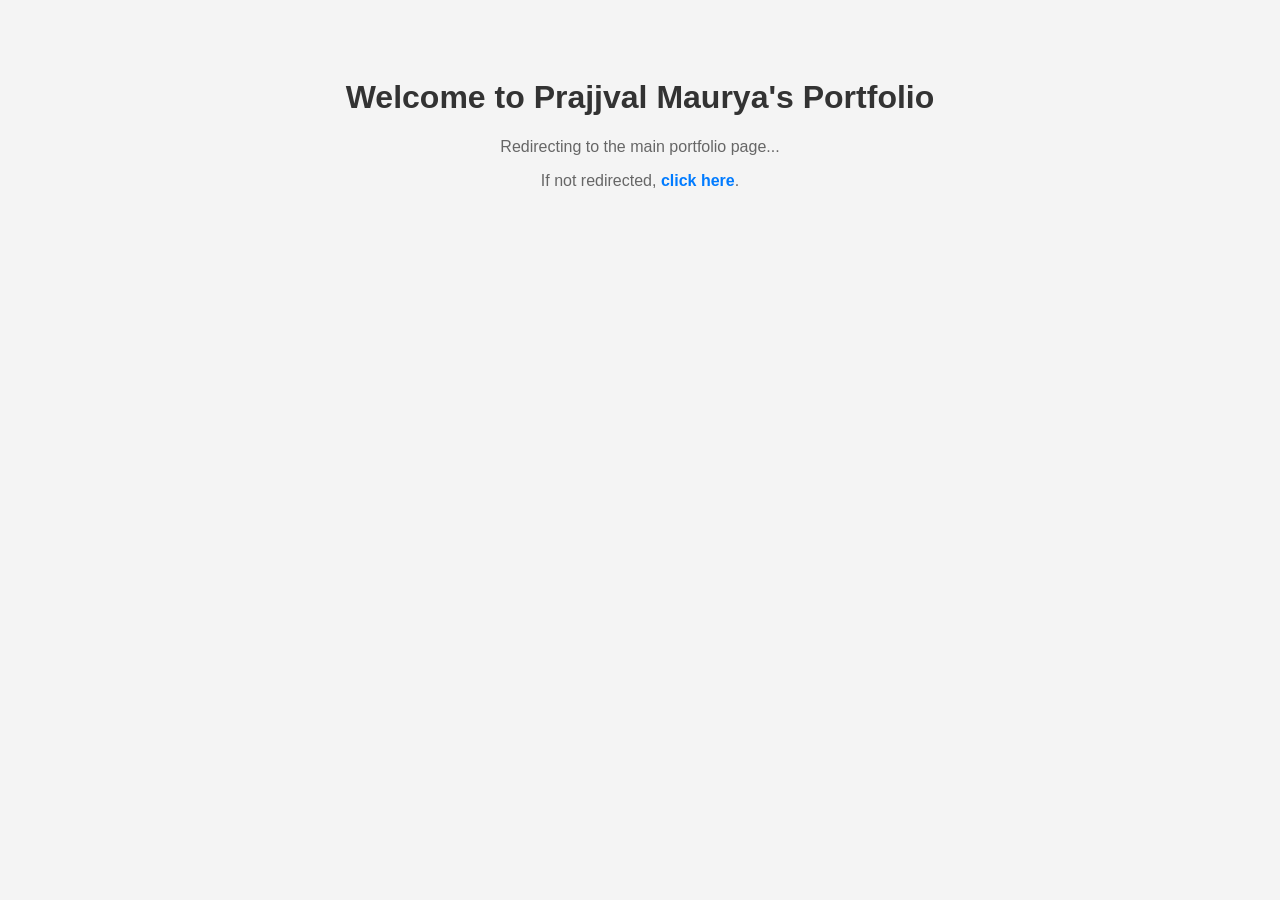
<file: index.html>
<!DOCTYPE html>
<html lang="en">
<head>
    <meta charset="UTF-8">
    <meta name="viewport" content="width=device-width, initial-scale=1.0">
    <title>Prajjval Maurya - Web Developer Portfolio</title>
    <style>
        body { font-family: Arial, sans-serif; text-align: center; padding: 50px; background: #f4f4f4; }
        h1 { color: #333; }
        p { color: #666; }
        a { color: #007bff; text-decoration: none; font-weight: bold; }
        a:hover { text-decoration: underline; }
    </style>
    <script>
        // Auto-redirect to portfolio after 2 seconds
        setTimeout(() => {
            window.location.href = 'my-portfolio/index.html';
        }, 2000);
    </script>
</head>
<body>
    <h1>Welcome to Prajjval Maurya's Portfolio</h1>
    <p>Redirecting to the main portfolio page...</p>
    <p>If not redirected, <a href="my-portfolio/index.html">click here</a>.</p>
</body>
</html>
</file>
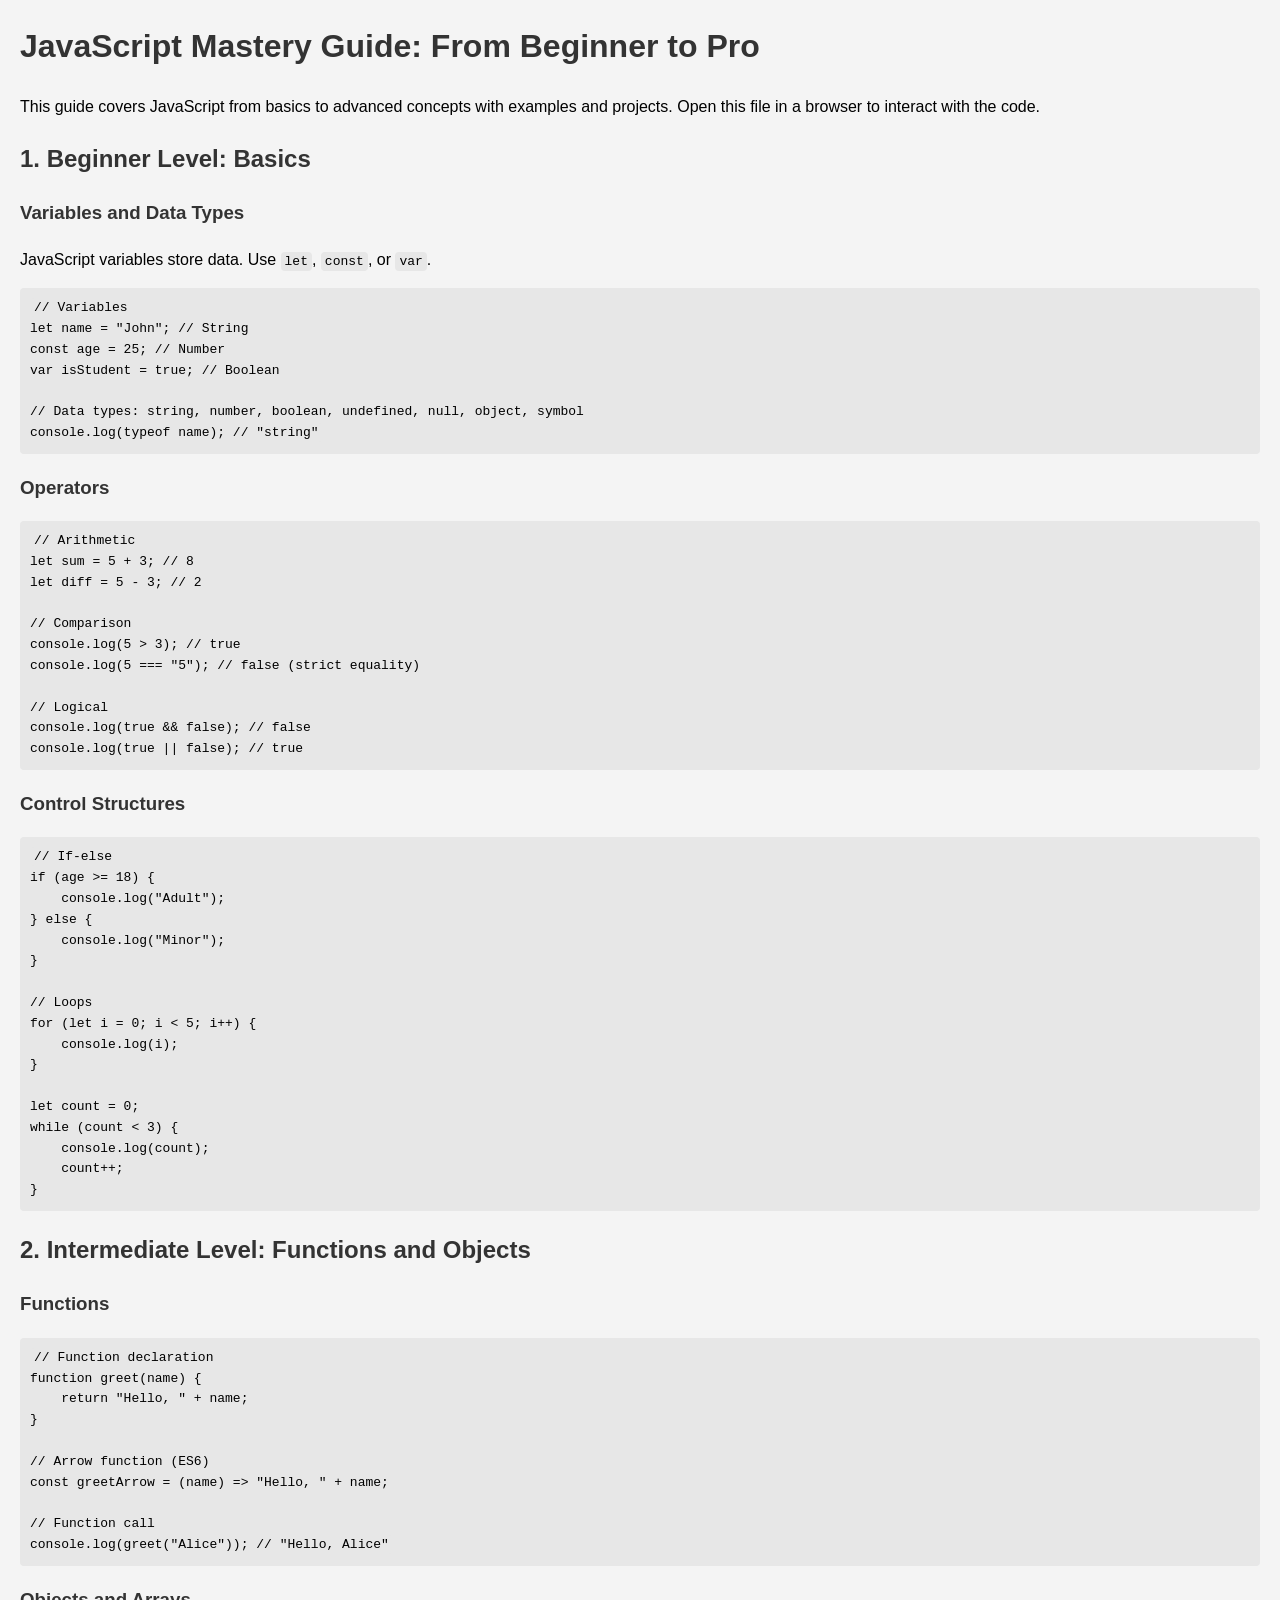
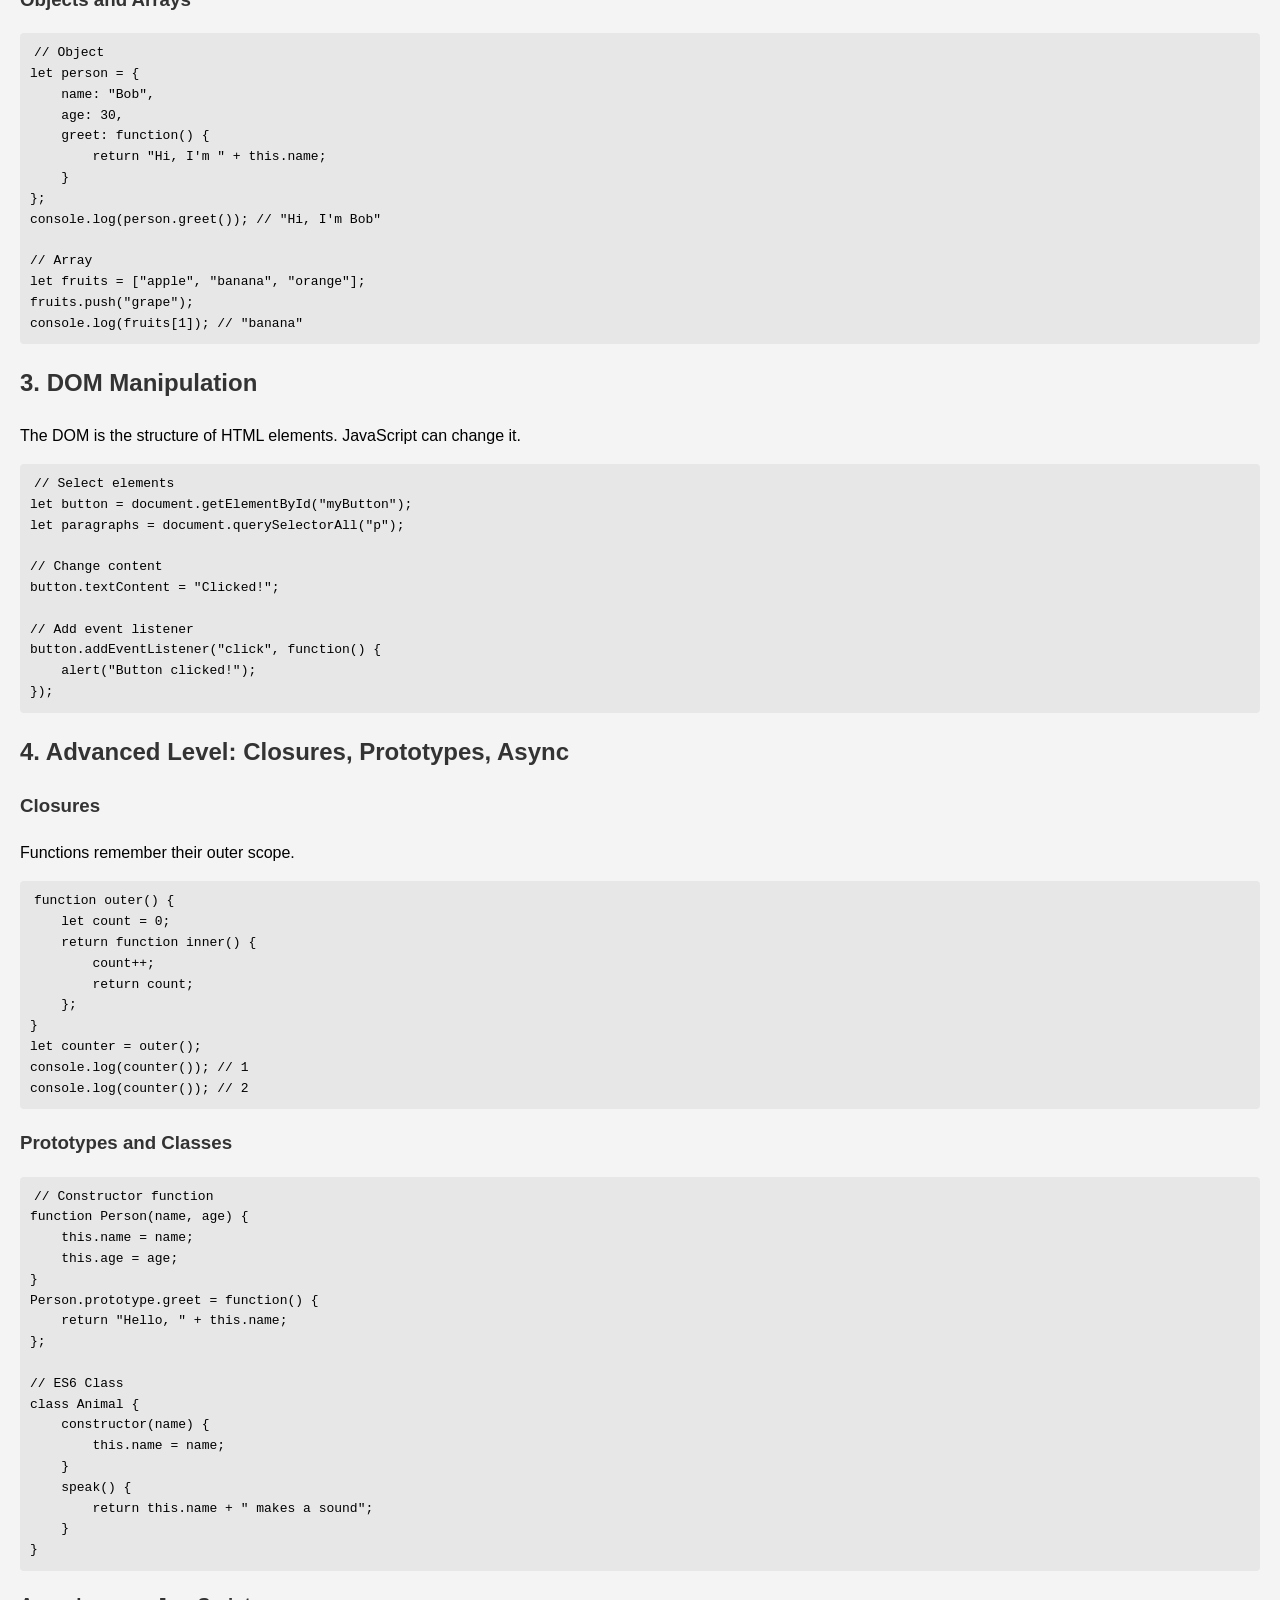
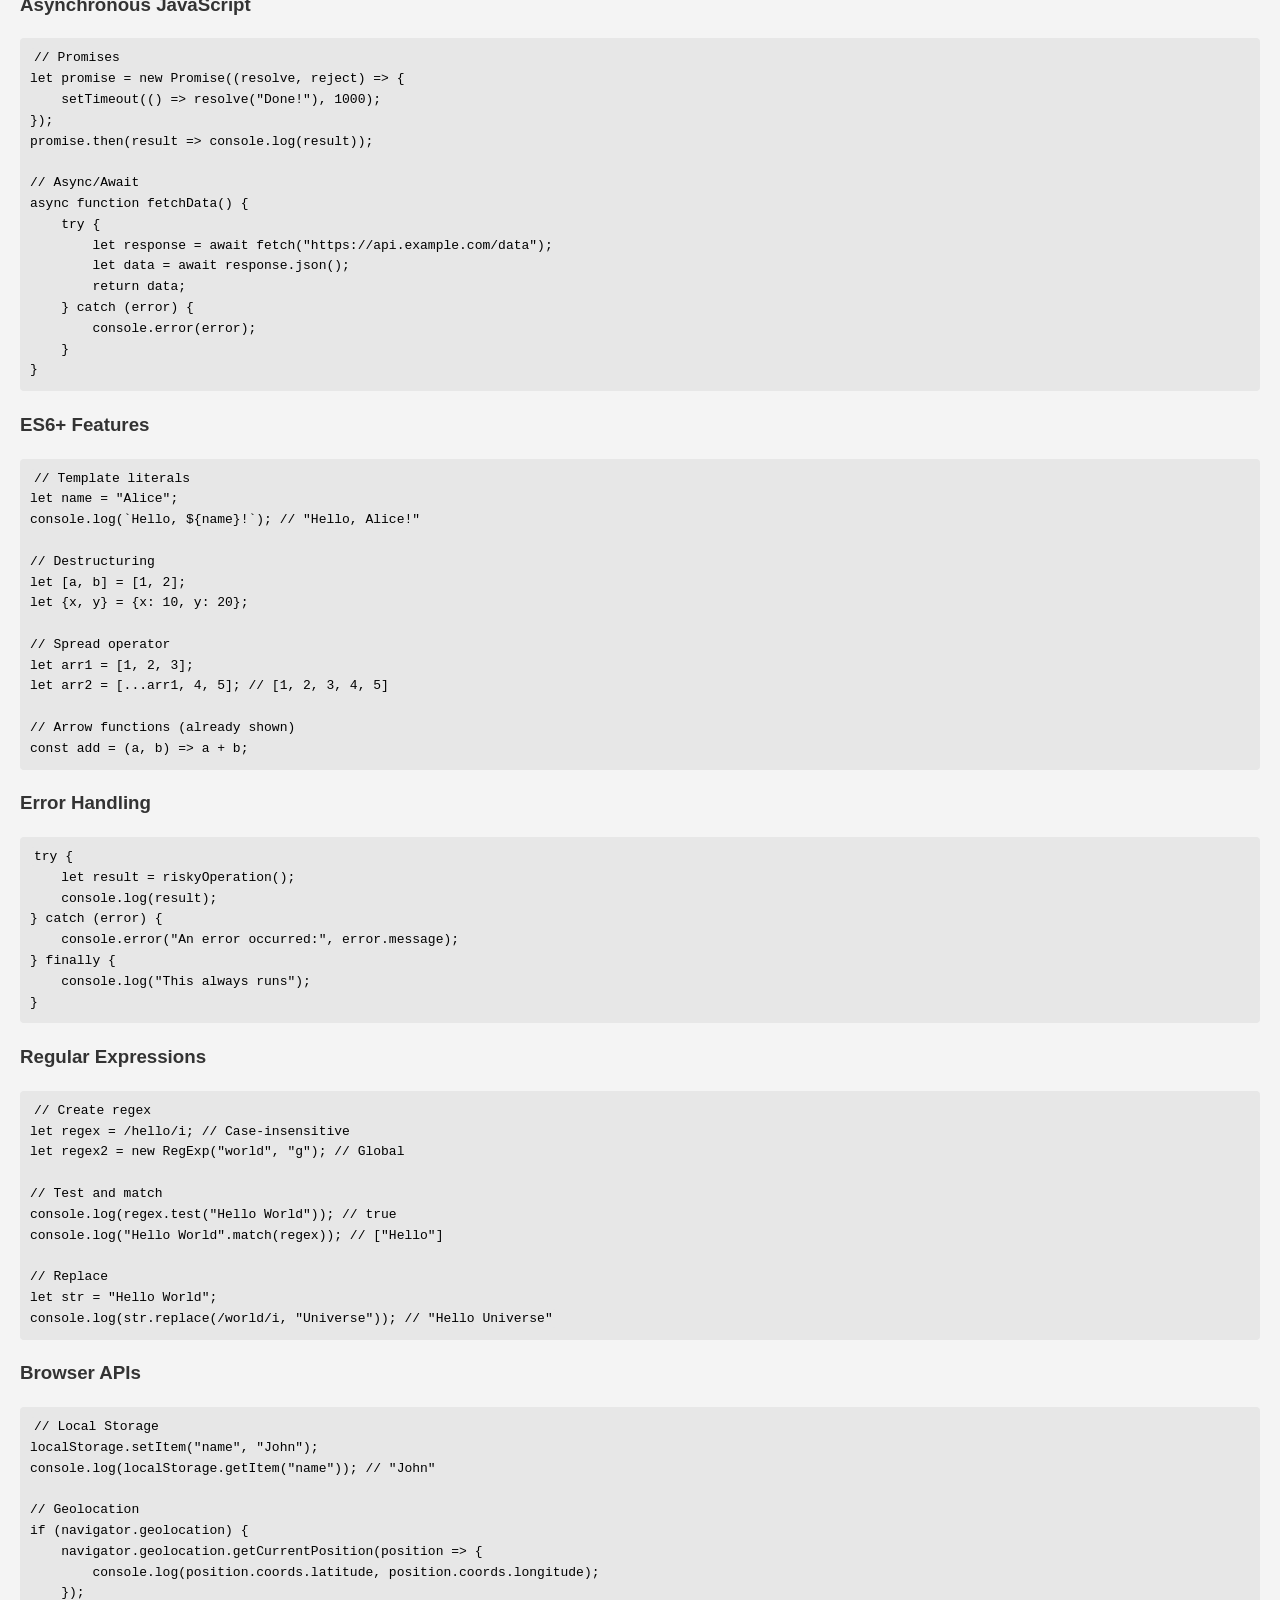
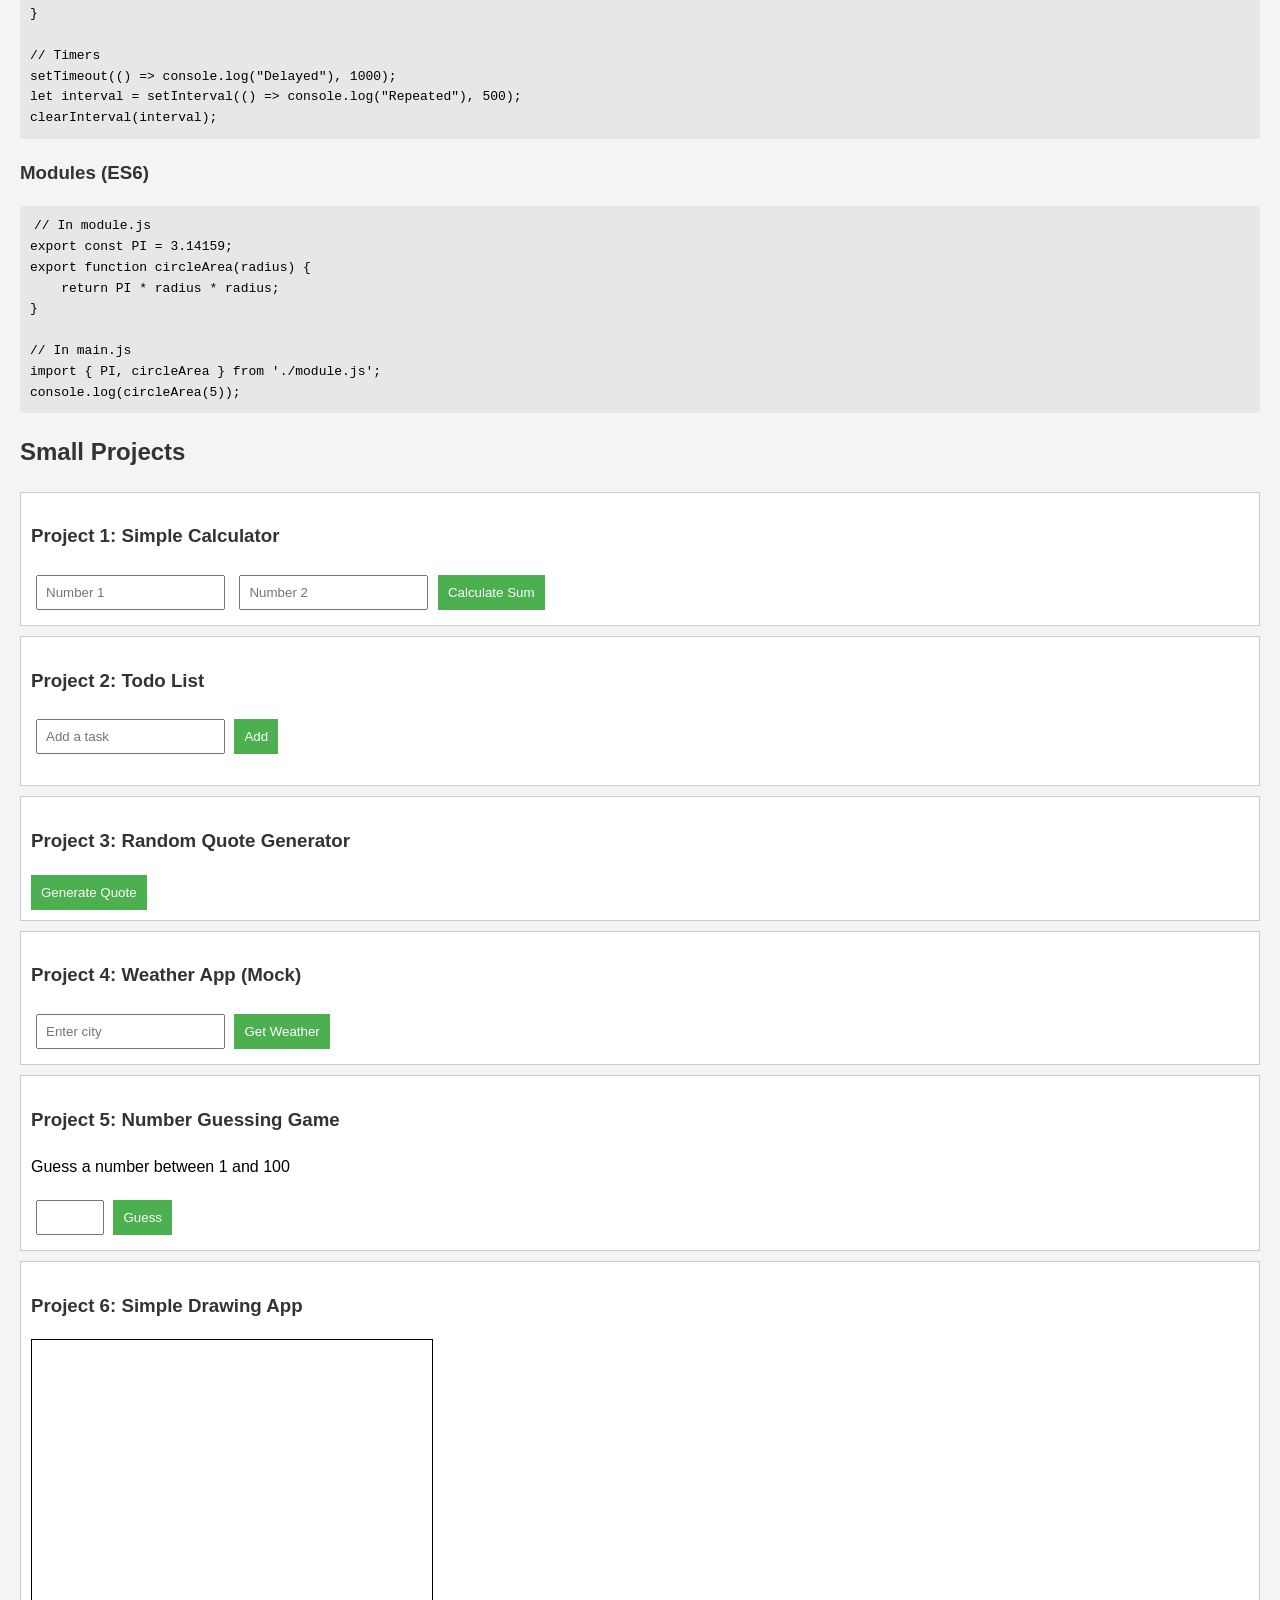
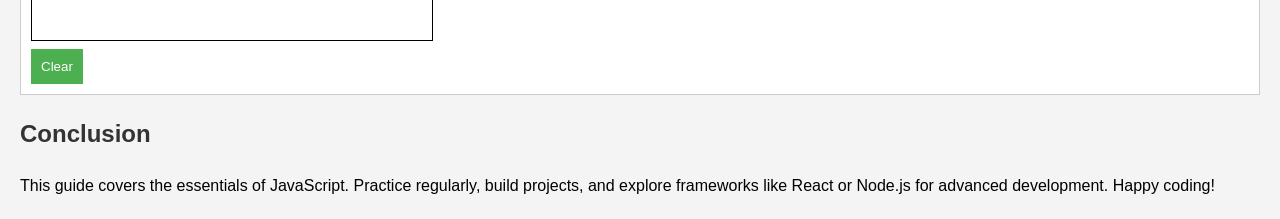
<file: javascript-guide/index.html>
<!DOCTYPE html>
<html lang="en">
<head>
    <meta charset="UTF-8">
    <meta name="viewport" content="width=device-width, initial-scale=1.0">
    <title>JavaScript Mastery Guide: From Beginner to Pro</title>
    <link rel="stylesheet" href="guide-styles.css">
</head>
<body>
    <h1>JavaScript Mastery Guide: From Beginner to Pro</h1>
    <p>This guide covers JavaScript from basics to advanced concepts with examples and projects. Open this file in a browser to interact with the code.</p>

    <h2>1. Beginner Level: Basics</h2>
    <h3>Variables and Data Types</h3>
    <p>JavaScript variables store data. Use <code>let</code>, <code>const</code>, or <code>var</code>.</p>
    <pre><code>// Variables
let name = "John"; // String
const age = 25; // Number
var isStudent = true; // Boolean

// Data types: string, number, boolean, undefined, null, object, symbol
console.log(typeof name); // "string"</code></pre>

    <h3>Operators</h3>
    <pre><code>// Arithmetic
let sum = 5 + 3; // 8
let diff = 5 - 3; // 2

// Comparison
console.log(5 > 3); // true
console.log(5 === "5"); // false (strict equality)

// Logical
console.log(true && false); // false
console.log(true || false); // true</code></pre>

    <h3>Control Structures</h3>
    <pre><code>// If-else
if (age >= 18) {
    console.log("Adult");
} else {
    console.log("Minor");
}

// Loops
for (let i = 0; i < 5; i++) {
    console.log(i);
}

let count = 0;
while (count < 3) {
    console.log(count);
    count++;
}</code></pre>

    <h2>2. Intermediate Level: Functions and Objects</h2>
    <h3>Functions</h3>
    <pre><code>// Function declaration
function greet(name) {
    return "Hello, " + name;
}

// Arrow function (ES6)
const greetArrow = (name) => "Hello, " + name;

// Function call
console.log(greet("Alice")); // "Hello, Alice"</code></pre>

    <h3>Objects and Arrays</h3>
    <pre><code>// Object
let person = {
    name: "Bob",
    age: 30,
    greet: function() {
        return "Hi, I'm " + this.name;
    }
};
console.log(person.greet()); // "Hi, I'm Bob"

// Array
let fruits = ["apple", "banana", "orange"];
fruits.push("grape");
console.log(fruits[1]); // "banana"</code></pre>

    <h2>3. DOM Manipulation</h2>
    <p>The DOM is the structure of HTML elements. JavaScript can change it.</p>
    <pre><code>// Select elements
let button = document.getElementById("myButton");
let paragraphs = document.querySelectorAll("p");

// Change content
button.textContent = "Clicked!";

// Add event listener
button.addEventListener("click", function() {
    alert("Button clicked!");
});</code></pre>

    <h2>4. Advanced Level: Closures, Prototypes, Async</h2>
    <h3>Closures</h3>
    <p>Functions remember their outer scope.</p>
    <pre><code>function outer() {
    let count = 0;
    return function inner() {
        count++;
        return count;
    };
}
let counter = outer();
console.log(counter()); // 1
console.log(counter()); // 2</code></pre>

    <h3>Prototypes and Classes</h3>
    <pre><code>// Constructor function
function Person(name, age) {
    this.name = name;
    this.age = age;
}
Person.prototype.greet = function() {
    return "Hello, " + this.name;
};

// ES6 Class
class Animal {
    constructor(name) {
        this.name = name;
    }
    speak() {
        return this.name + " makes a sound";
    }
}</code></pre>

    <h3>Asynchronous JavaScript</h3>
    <pre><code>// Promises
let promise = new Promise((resolve, reject) => {
    setTimeout(() => resolve("Done!"), 1000);
});
promise.then(result => console.log(result));

// Async/Await
async function fetchData() {
    try {
        let response = await fetch("https://api.example.com/data");
        let data = await response.json();
        return data;
    } catch (error) {
        console.error(error);
    }
}</code></pre>

    <h3>ES6+ Features</h3>
    <pre><code>// Template literals
let name = "Alice";
console.log(`Hello, ${name}!`); // "Hello, Alice!"

// Destructuring
let [a, b] = [1, 2];
let {x, y} = {x: 10, y: 20};

// Spread operator
let arr1 = [1, 2, 3];
let arr2 = [...arr1, 4, 5]; // [1, 2, 3, 4, 5]

// Arrow functions (already shown)
const add = (a, b) => a + b;</code></pre>

    <h3>Error Handling</h3>
    <pre><code>try {
    let result = riskyOperation();
    console.log(result);
} catch (error) {
    console.error("An error occurred:", error.message);
} finally {
    console.log("This always runs");
}</code></pre>

    <h3>Regular Expressions</h3>
    <pre><code>// Create regex
let regex = /hello/i; // Case-insensitive
let regex2 = new RegExp("world", "g"); // Global

// Test and match
console.log(regex.test("Hello World")); // true
console.log("Hello World".match(regex)); // ["Hello"]

// Replace
let str = "Hello World";
console.log(str.replace(/world/i, "Universe")); // "Hello Universe"</code></pre>

    <h3>Browser APIs</h3>
    <pre><code>// Local Storage
localStorage.setItem("name", "John");
console.log(localStorage.getItem("name")); // "John"

// Geolocation
if (navigator.geolocation) {
    navigator.geolocation.getCurrentPosition(position => {
        console.log(position.coords.latitude, position.coords.longitude);
    });
}

// Timers
setTimeout(() => console.log("Delayed"), 1000);
let interval = setInterval(() => console.log("Repeated"), 500);
clearInterval(interval);</code></pre>

    <h3>Modules (ES6)</h3>
    <pre><code>// In module.js
export const PI = 3.14159;
export function circleArea(radius) {
    return PI * radius * radius;
}

// In main.js
import { PI, circleArea } from './module.js';
console.log(circleArea(5));</code></pre>

    <h2>Small Projects</h2>

    <div class="project">
        <h3>Project 1: Simple Calculator</h3>
        <input type="number" id="num1" placeholder="Number 1">
        <input type="number" id="num2" placeholder="Number 2">
        <button onclick="calculate()">Calculate Sum</button>
        <div id="calcOutput"></div>
    </div>

    <div class="project">
        <h3>Project 2: Todo List</h3>
        <input type="text" id="todoInput" placeholder="Add a task">
        <button onclick="addTodo()">Add</button>
        <ul id="todoList"></ul>
    </div>

    <div class="project">
        <h3>Project 3: Random Quote Generator</h3>
        <button onclick="generateQuote()">Generate Quote</button>
        <div id="quoteOutput"></div>
    </div>

    <div class="project">
        <h3>Project 4: Weather App (Mock)</h3>
        <input type="text" id="cityInput" placeholder="Enter city">
        <button onclick="getWeather()">Get Weather</button>
        <div id="weatherOutput"></div>
    </div>

    <div class="project">
        <h3>Project 5: Number Guessing Game</h3>
        <p>Guess a number between 1 and 100</p>
        <input type="number" id="guessInput" min="1" max="100">
        <button onclick="checkGuess()">Guess</button>
        <div id="guessOutput"></div>
    </div>

    <div class="project">
        <h3>Project 6: Simple Drawing App</h3>
        <canvas id="canvas" width="400" height="300" style="border:1px solid #000;"></canvas><br>
        <button onclick="clearCanvas()">Clear</button>
    </div>

    <h2>Conclusion</h2>
    <p>This guide covers the essentials of JavaScript. Practice regularly, build projects, and explore frameworks like React or Node.js for advanced development. Happy coding!</p>
    <script src="guide-script.js"></script>
</body>
</html>
</file>
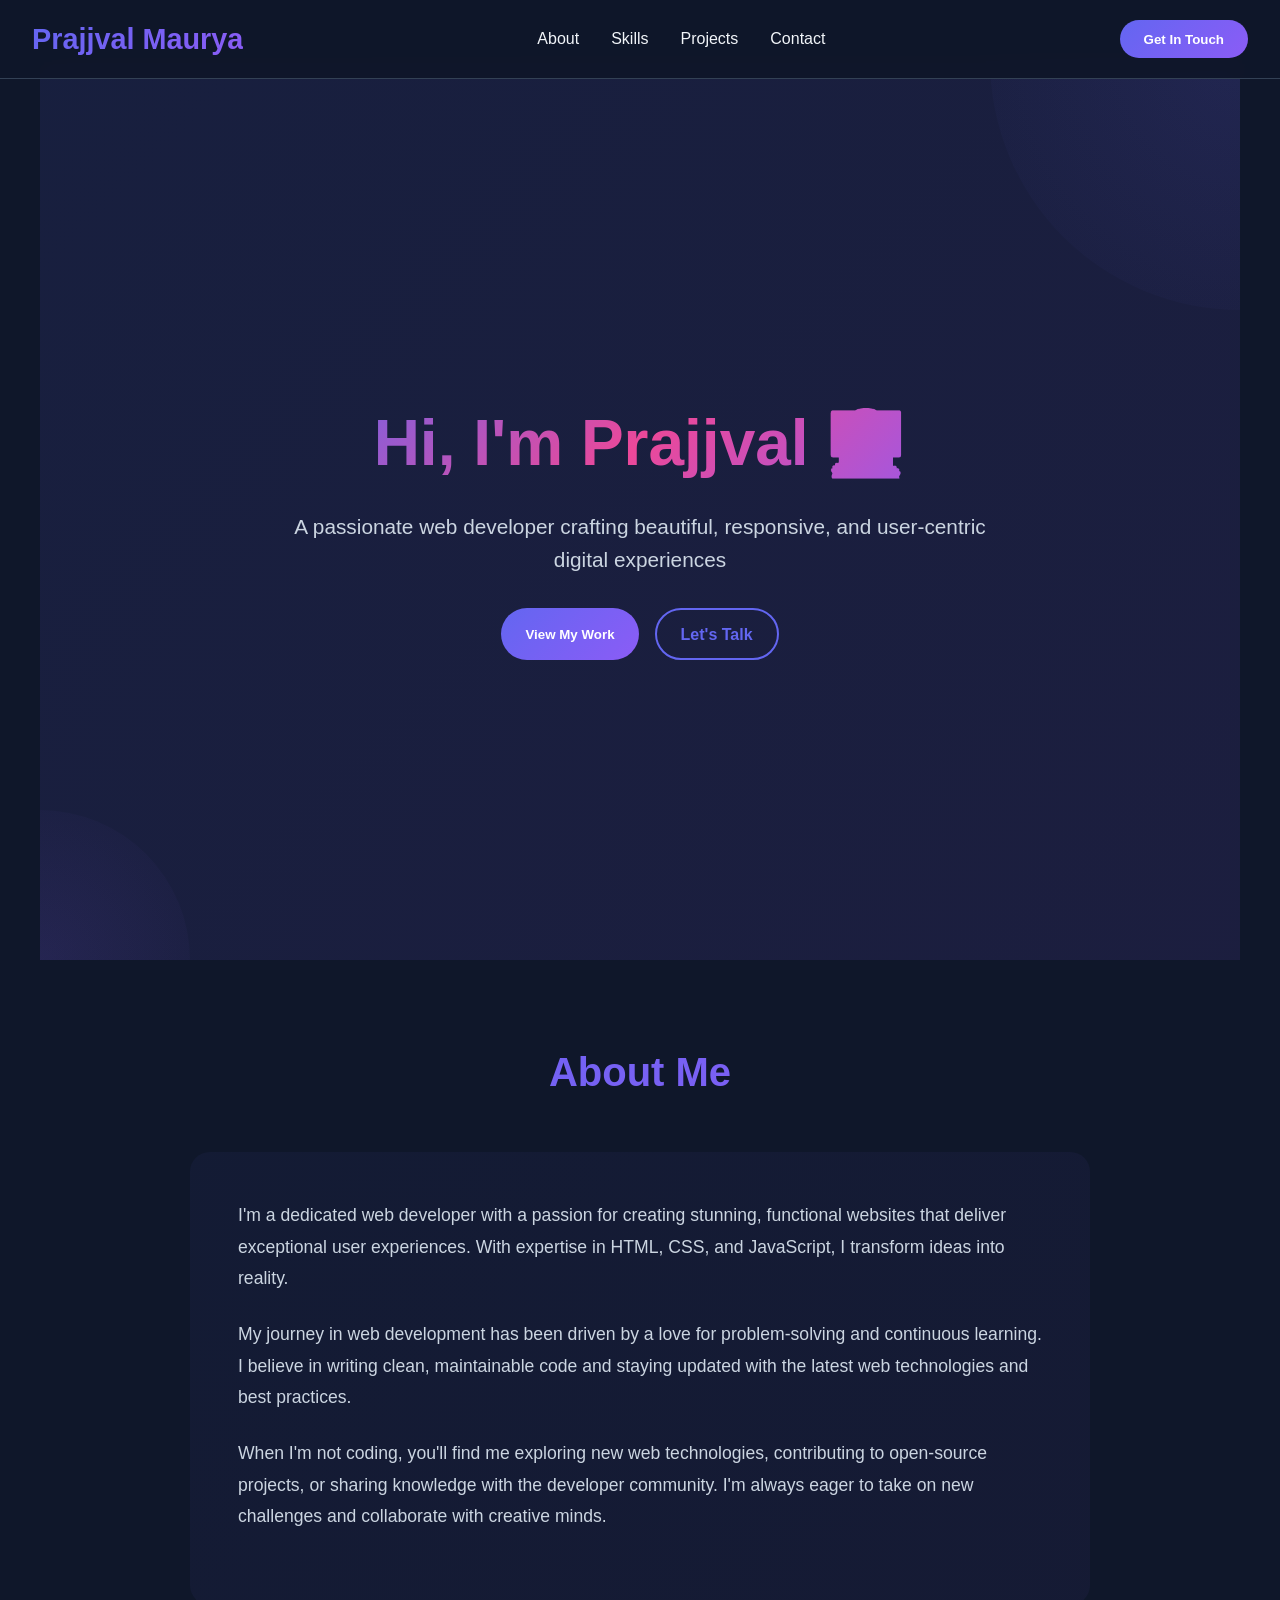
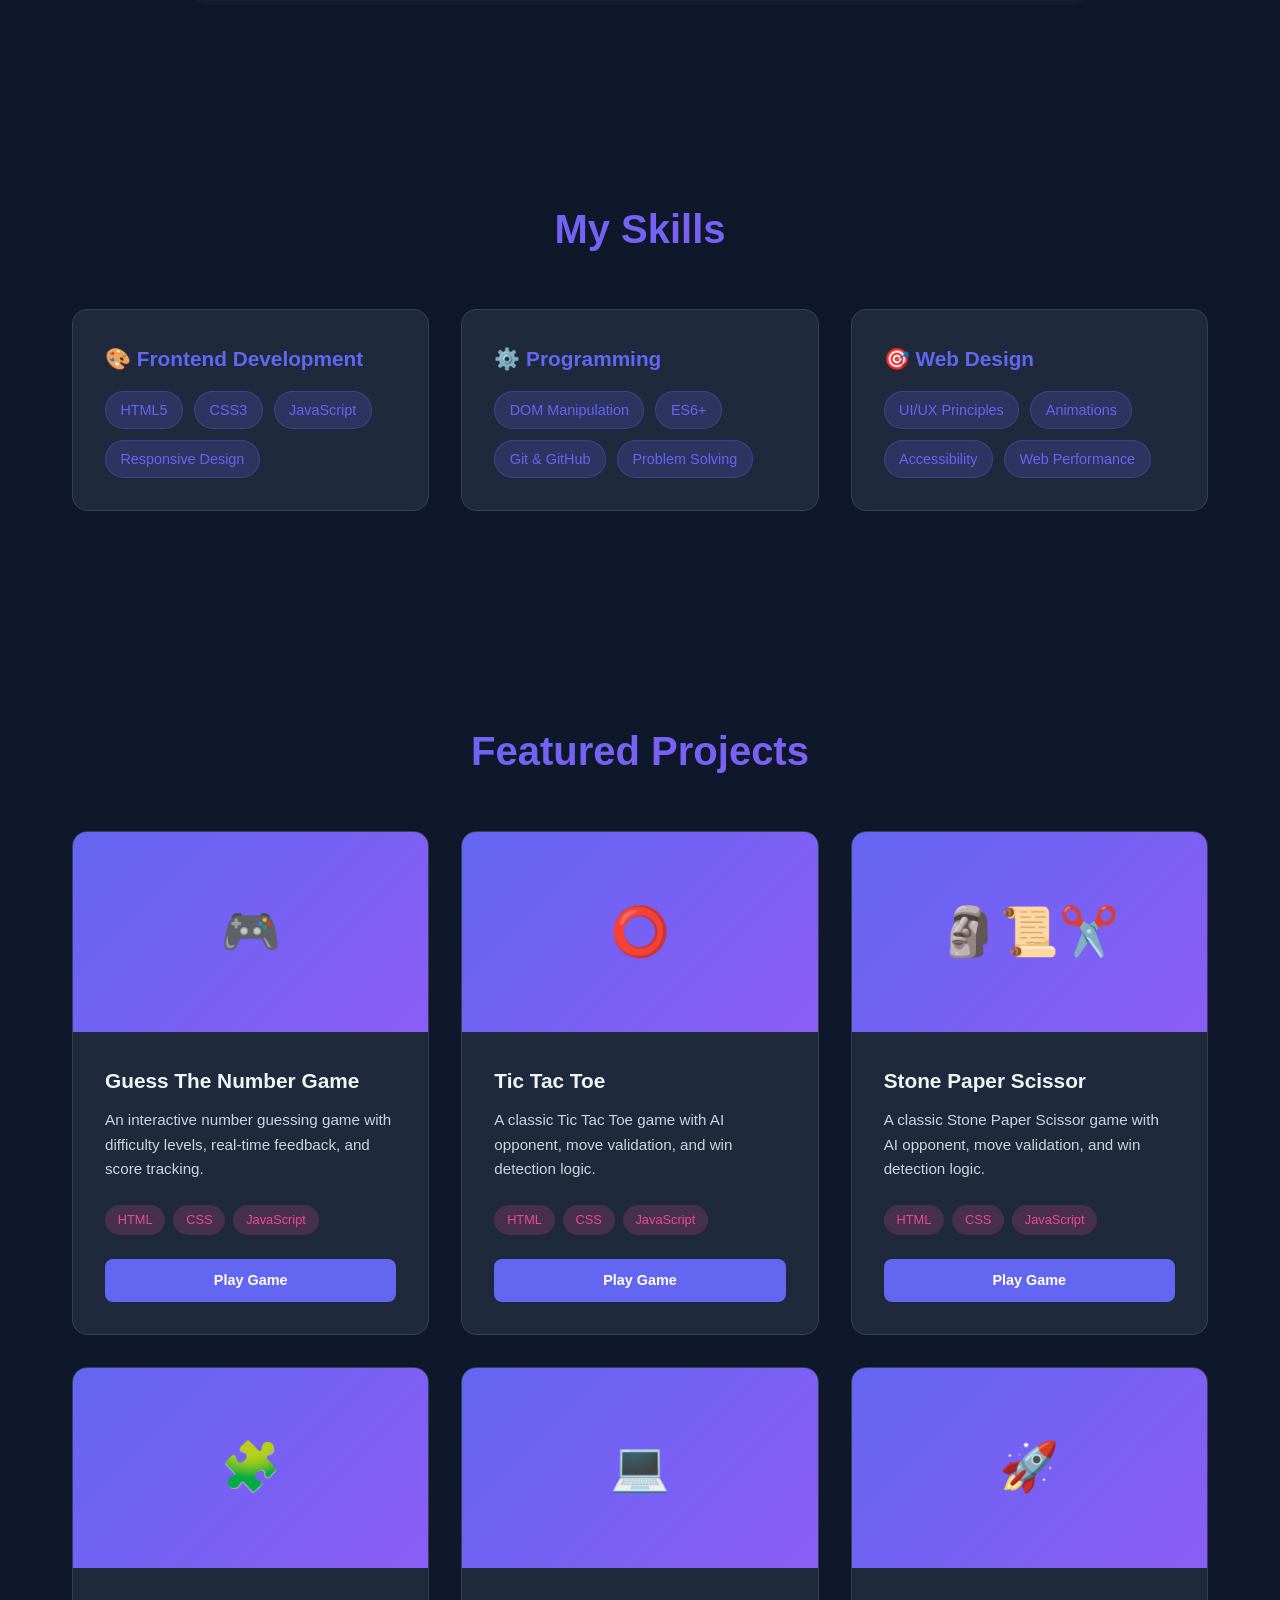
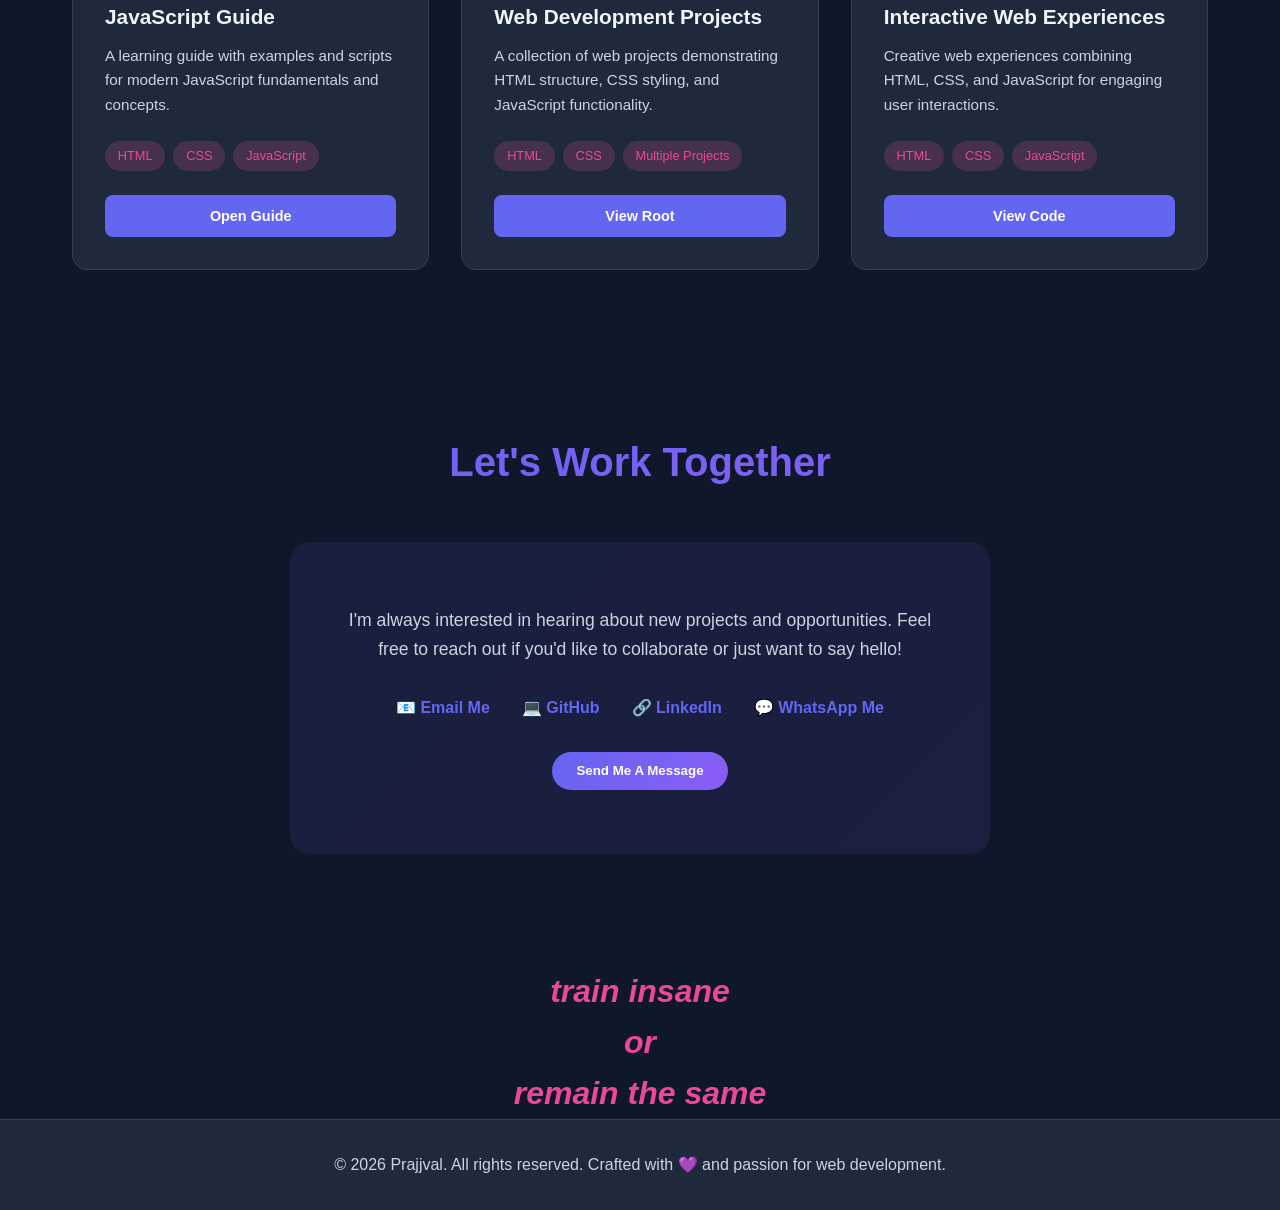
<file: my-portfolio/index.html>
<!DOCTYPE html>
<html lang="en">
<head>
    <meta charset="UTF-8">
    <meta name="viewport" content="width=device-width, initial-scale=1.0">
    <title>Prajjval-Web Developer Portfolio</title>
    <link rel="stylesheet" href="portfolio.css">
</head>
<body>
    <!-- Navigation -->
    <nav>
        <div class="logo">Prajjval Maurya</div>
        <ul class="nav-links">
            <li><a href="#about">About</a></li>
            <li><a href="#skills">Skills</a></li>
            <li><a href="#projects">Projects</a></li>
            <li><a href="#contact">Contact</a></li>
        </ul>
        <button class="cta-button" onclick="document.getElementById('contact').scrollIntoView(true)">Get In Touch</button>
    </nav>

    <!-- Hero Section -->
    <section class="hero">
        <div class="hero-content">
            <h1>Hi, I'm Prajjval 👨‍💻</h1>
            <p>A passionate web developer crafting beautiful, responsive, and user-centric digital experiences</p>
            <div class="hero-buttons">
                <button class="cta-button" onclick="document.getElementById('projects').scrollIntoView(true)">View My Work</button>
                <a href="#contact" class="secondary-button">Let's Talk</a>
            </div>
        </div>
    </section>

    <!-- About Section -->
    <section id="about">
        <h2 class="section-title">About Me</h2>
        <div class="about">
            <p>
                I'm a dedicated web developer with a passion for creating stunning, functional websites that deliver exceptional user experiences. With expertise in HTML, CSS, and JavaScript, I transform ideas into reality.
            </p>
            <p>
                My journey in web development has been driven by a love for problem-solving and continuous learning. I believe in writing clean, maintainable code and staying updated with the latest web technologies and best practices.
            </p>
            <p>
                When I'm not coding, you'll find me exploring new web technologies, contributing to open-source projects, or sharing knowledge with the developer community. I'm always eager to take on new challenges and collaborate with creative minds.
            </p>
        </div>
    </section>

    <!-- Skills Section -->
    <section id="skills">
        <h2 class="section-title">My Skills</h2>
        <div class="skills-container">
            <div class="skill-card">
                <h3>🎨 Frontend Development</h3>
                <div class="skill-list">
                    <span class="skill-tag">HTML5</span>
                    <span class="skill-tag">CSS3</span>
                    <span class="skill-tag">JavaScript</span>
                    <span class="skill-tag">Responsive Design</span>
                </div>
            </div>
            <div class="skill-card">
                <h3>⚙️ Programming</h3>
                <div class="skill-list">
                    <span class="skill-tag">DOM Manipulation</span>
                    <span class="skill-tag">ES6+</span>
                    <span class="skill-tag">Git & GitHub</span>
                    <span class="skill-tag">Problem Solving</span>
                </div>
            </div>
            <div class="skill-card">
                <h3>🎯 Web Design</h3>
                <div class="skill-list">
                    <span class="skill-tag">UI/UX Principles</span>
                    <span class="skill-tag">Animations</span>
                    <span class="skill-tag">Accessibility</span>
                    <span class="skill-tag">Web Performance</span>
                </div>
            </div>
        </div>
    </section>

    <!-- Projects Section -->
    <section id="projects">
        <h2 class="section-title">Featured Projects</h2>
        <div class="projects-grid">
            <div class="project-card">
                <div class="project-image">🎮</div>
                <div class="project-content">
                    <h3>Guess The Number Game</h3>
                    <p>An interactive number guessing game with difficulty levels, real-time feedback, and score tracking.</p>
                    <div class="project-tags">
                        <span class="project-tag">HTML</span>
                        <span class="project-tag">CSS</span>
                        <span class="project-tag">JavaScript</span>
                    </div>
                    <div class="project-links">
                        <a href="../game1/game.html" class="live">Play Game</a>
                    </div>
                </div>
            </div>

            <div class="project-card">
                <div class="project-image">⭕</div>
                <div class="project-content">
                    <h3>Tic Tac Toe</h3>
                    <p>A classic Tic Tac Toe game with AI opponent, move validation, and win detection logic.</p>
                    <div class="project-tags">
                        <span class="project-tag">HTML</span>
                        <span class="project-tag">CSS</span>
                        <span class="project-tag">JavaScript</span>
                    </div>
                    <div class="project-links">
                        <a href="../tictactoe.html" class="live">Play Game</a>
                    </div>
                </div>
            </div>

            <div class="project-card">
                <div class="project-image">🗿📜✂️</div>
                <div class="project-content">
                    <h3>Stone Paper Scissor</h3>
                    <p>A classic Stone Paper Scissor game with AI opponent, move validation, and win detection logic.</p>
                    <div class="project-tags">
                        <span class="project-tag">HTML</span>
                        <span class="project-tag">CSS</span>
                        <span class="project-tag">JavaScript</span>
                    </div>
                    <div class="project-links">
                        <a href="../stone,paper,scissor/sps.html" class="live">Play Game</a>
                    </div>
                </div>
            </div>

            <div class="project-card">
                <div class="project-image">🧩</div>
                <div class="project-content">
                    <h3>JavaScript Guide</h3>
                    <p>A learning guide with examples and scripts for modern JavaScript fundamentals and concepts.</p>
                    <div class="project-tags">
                        <span class="project-tag">HTML</span>
                        <span class="project-tag">CSS</span>
                        <span class="project-tag">JavaScript</span>
                    </div>
                    <div class="project-links">
                        <a href="../javascript-guide/index.html" class="live">Open Guide</a>
                    </div>
                </div>
            </div>

            <div class="project-card">
                <div class="project-image">💻</div>
                <div class="project-content">
                    <h3>Web Development Projects</h3>
                    <p>A collection of web projects demonstrating HTML structure, CSS styling, and JavaScript functionality.</p>
                    <div class="project-tags">
                        <span class="project-tag">HTML</span>
                        <span class="project-tag">CSS</span>
                        <span class="project-tag">Multiple Projects</span>
                    </div>
                    <div class="project-links">
                        <a href="../" class="live">View Root</a>
                    </div>
                </div>
            </div>

            <div class="project-card">
                <div class="project-image">🚀</div>
                <div class="project-content">
                    <h3>Interactive Web Experiences</h3>
                    <p>Creative web experiences combining HTML, CSS, and JavaScript for engaging user interactions.</p>
                    <div class="project-tags">
                        <span class="project-tag">HTML</span>
                        <span class="project-tag">CSS</span>
                        <span class="project-tag">JavaScript</span>
                    </div>
                    <div class="project-links">
                        <a href="../script.js" class="live">View Code</a>
                    </div>
                </div>
            </div>
        </div>
    </section>

    <!-- Contact Section -->
    <section id="contact">
        <h2 class="section-title">Let's Work Together</h2>
        <div class="contact">
            <p>I'm always interested in hearing about new projects and opportunities. Feel free to reach out if you'd like to collaborate or just want to say hello!</p>
            <div class="contact-links">
                <a href="mailto:prajjvalmaurya17@gmail.com" class="contact-link">📧 Email Me</a>
                <a href="https://github.com/Prajjvalmaurya" target="_blank" class="contact-link">💻 GitHub</a>
                <a href="https://www.linkedin.com/in/prajjval-maurya-378083308/" target="_blank" class="contact-link">🔗 LinkedIn</a>
                <a href="https://wa.me/918765840502" target="_blank" class="contact-link">💬 WhatsApp Me</a>
            </div>
            <button class="cta-button" onclick="alert('Thank you for your interest! Please use above link to get the actual contact information.')">Send Me A Message</button>
        </div>
    </section>
    <h1><i>train insane <br>or <br> remain the same</i></h1>

    <!-- Footer -->
    <footer>
        <p>&copy; 2026 Prajjval. All rights reserved. Crafted with 💜 and passion for web development.</p>
    </footer>
</body>
</html>
</file>
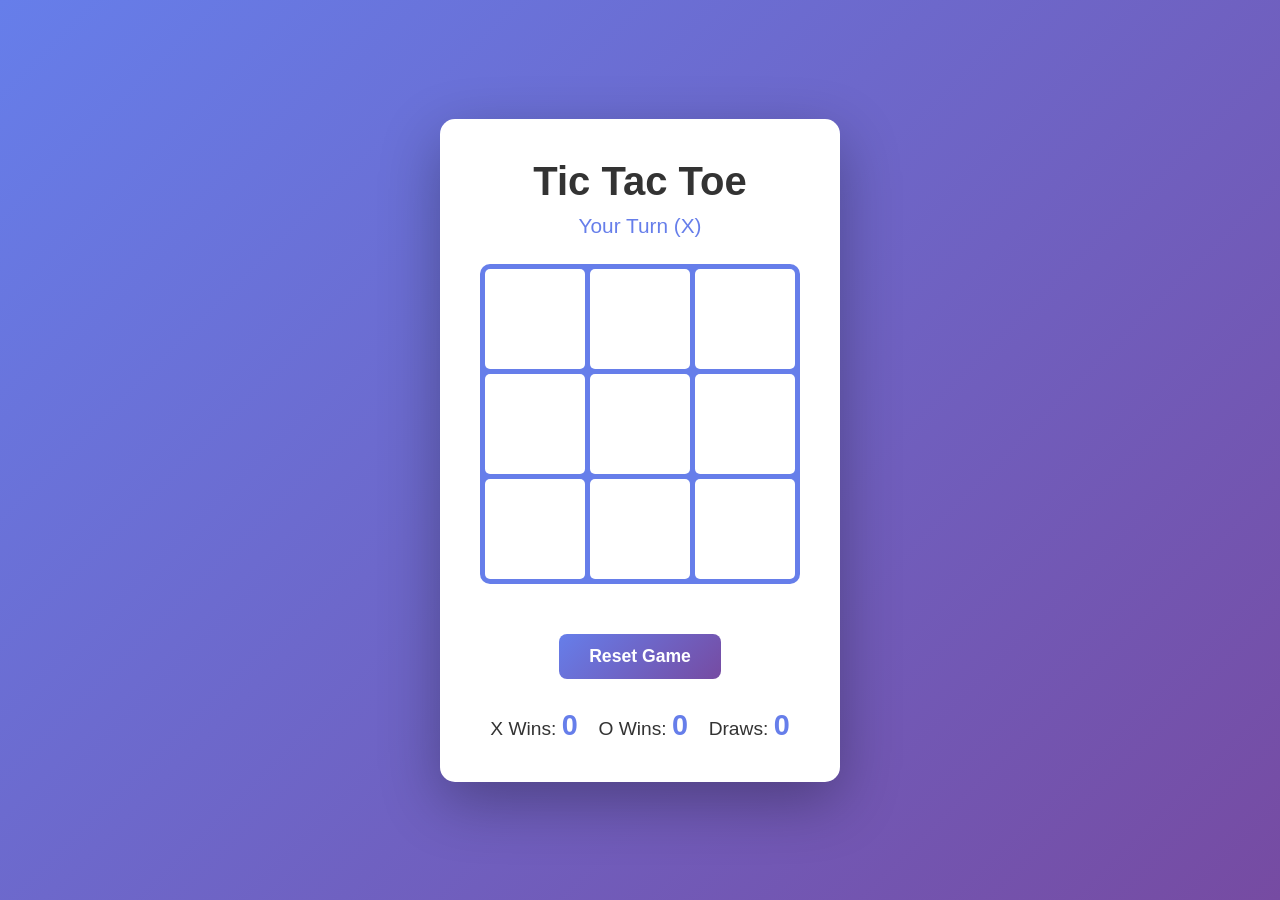
<file: tictactoe.html>
<!DOCTYPE html>
<html lang="en">
<head>
    <meta charset="UTF-8">
    <meta name="viewport" content="width=device-width, initial-scale=1.0">
    <title>Tic Tac Toe</title>
    <link rel="stylesheet" href="styles.css">
</head>
<body>
    <div class="container">
        <h1>Tic Tac Toe</h1>
        <div class="status" id="status">Your Turn (X)</div>
        <div class="game-board" id="gameBoard">
            <button class="cell" data-index="0"></button>
            <button class="cell" data-index="1"></button>
            <button class="cell" data-index="2"></button>
            <button class="cell" data-index="3"></button>
            <button class="cell" data-index="4"></button>
            <button class="cell" data-index="5"></button>
            <button class="cell" data-index="6"></button>
            <button class="cell" data-index="7"></button>
            <button class="cell" data-index="8"></button>
        </div>
        <button class="reset-btn" id="resetBtn">Reset Game</button>
        <div class="score">
            <div>X Wins: <span id="xWins">0</span></div>
            <div>O Wins: <span id="oWins">0</span></div>
            <div>Draws: <span id="draws">0</span></div>
        </div>
    </div>
    <script src="script.js"></script>
</body>
</html>
</file>
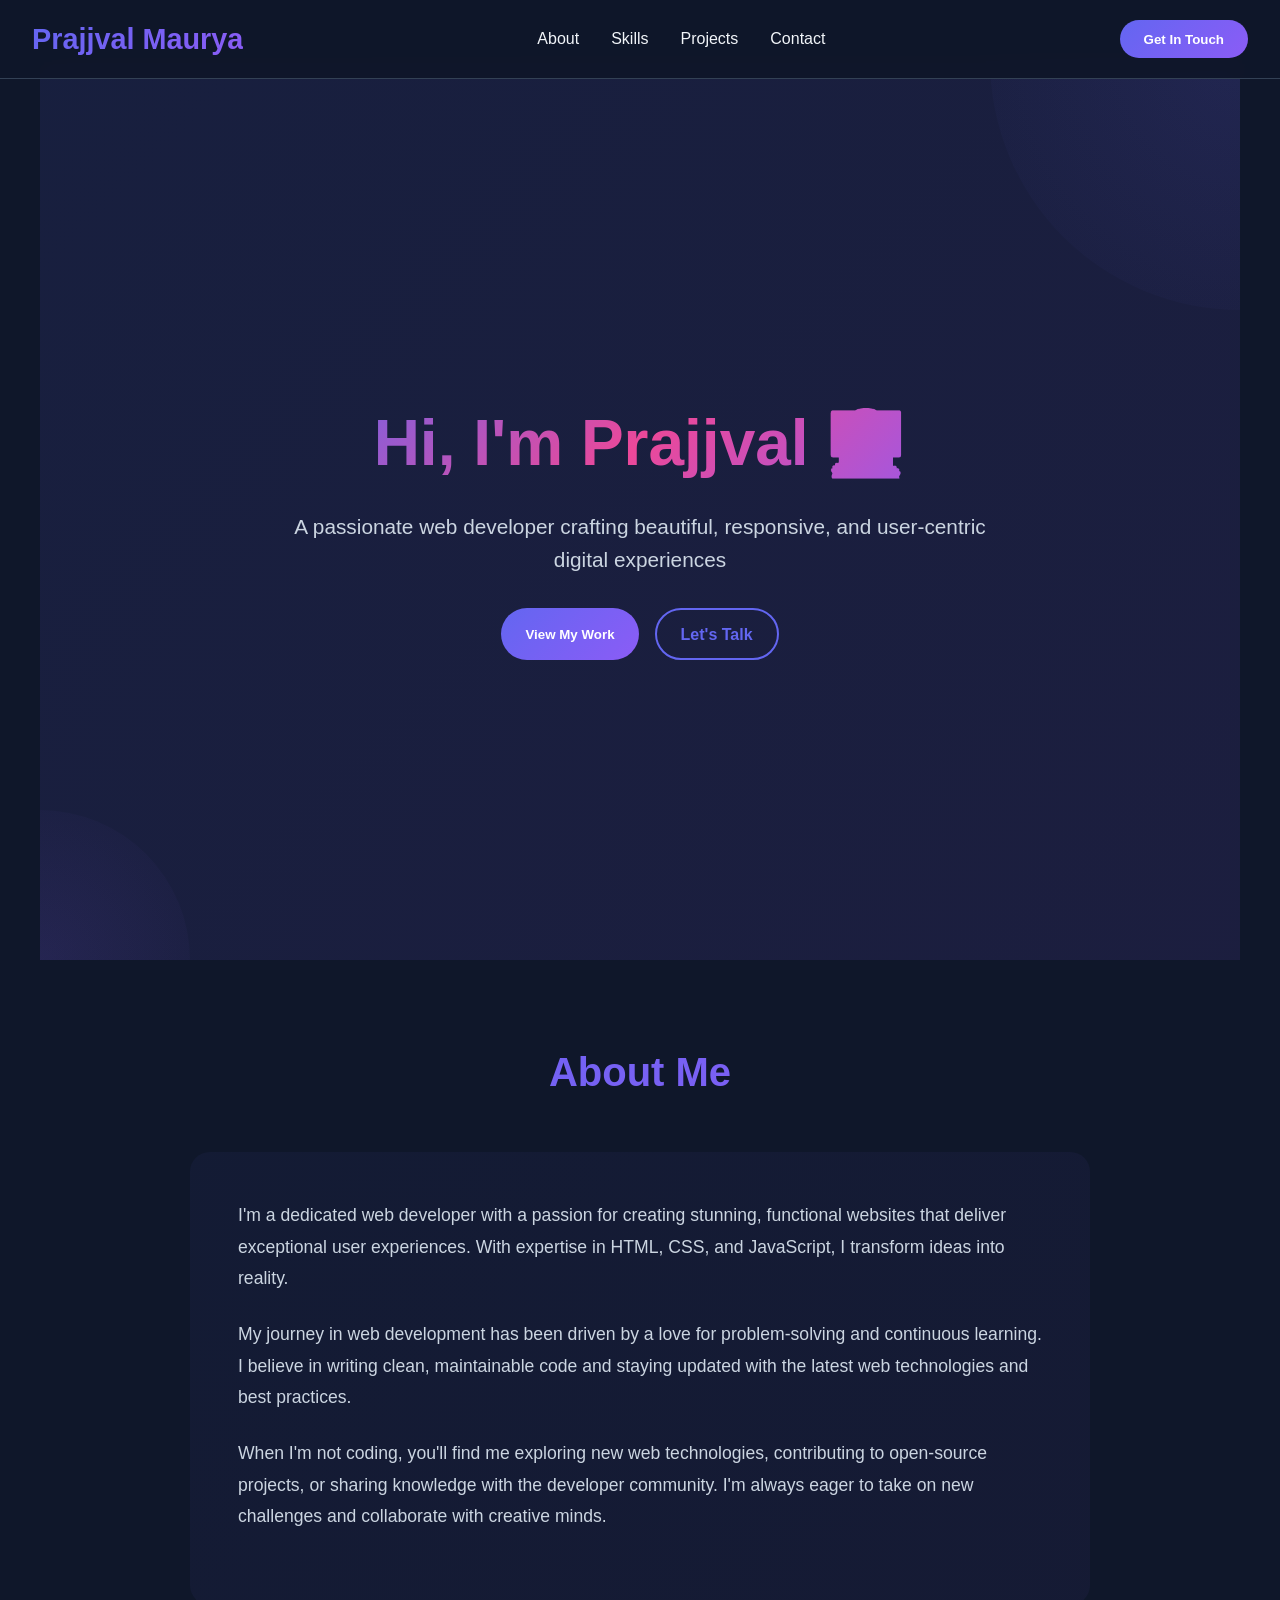
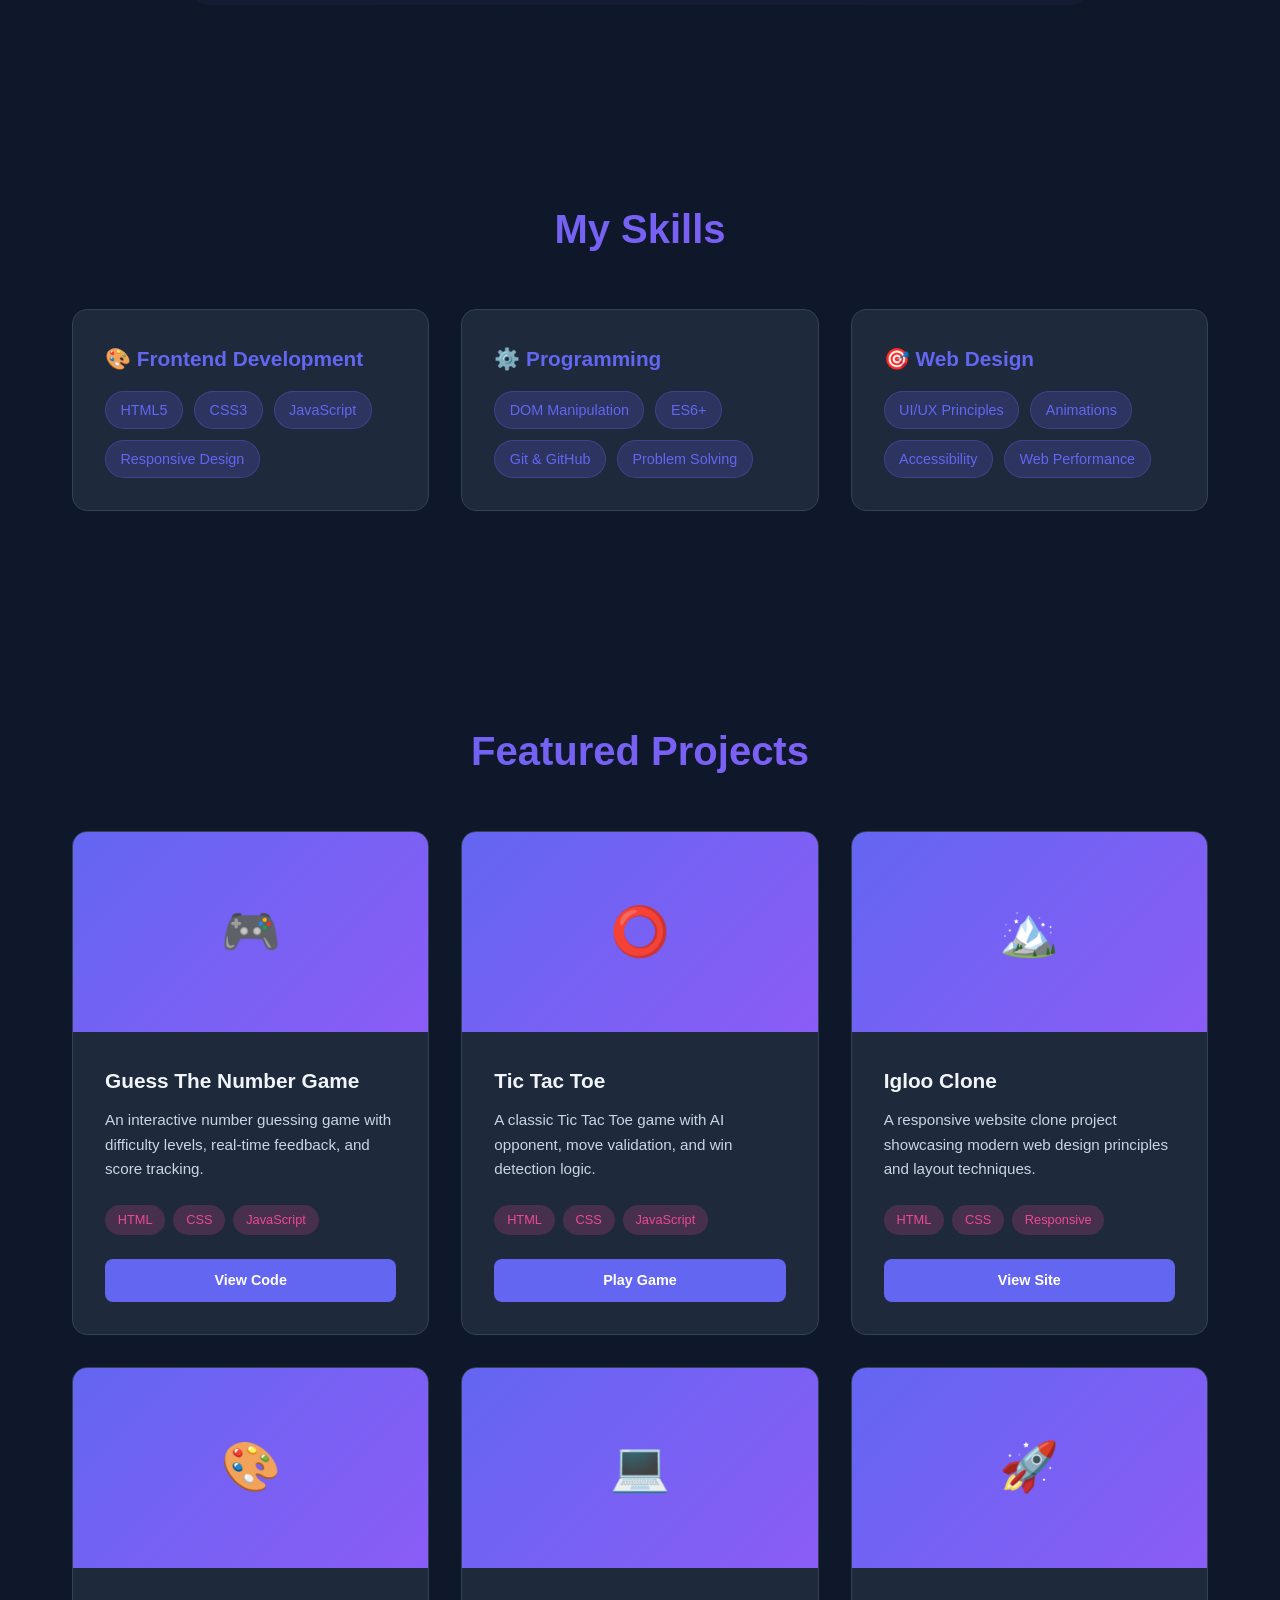
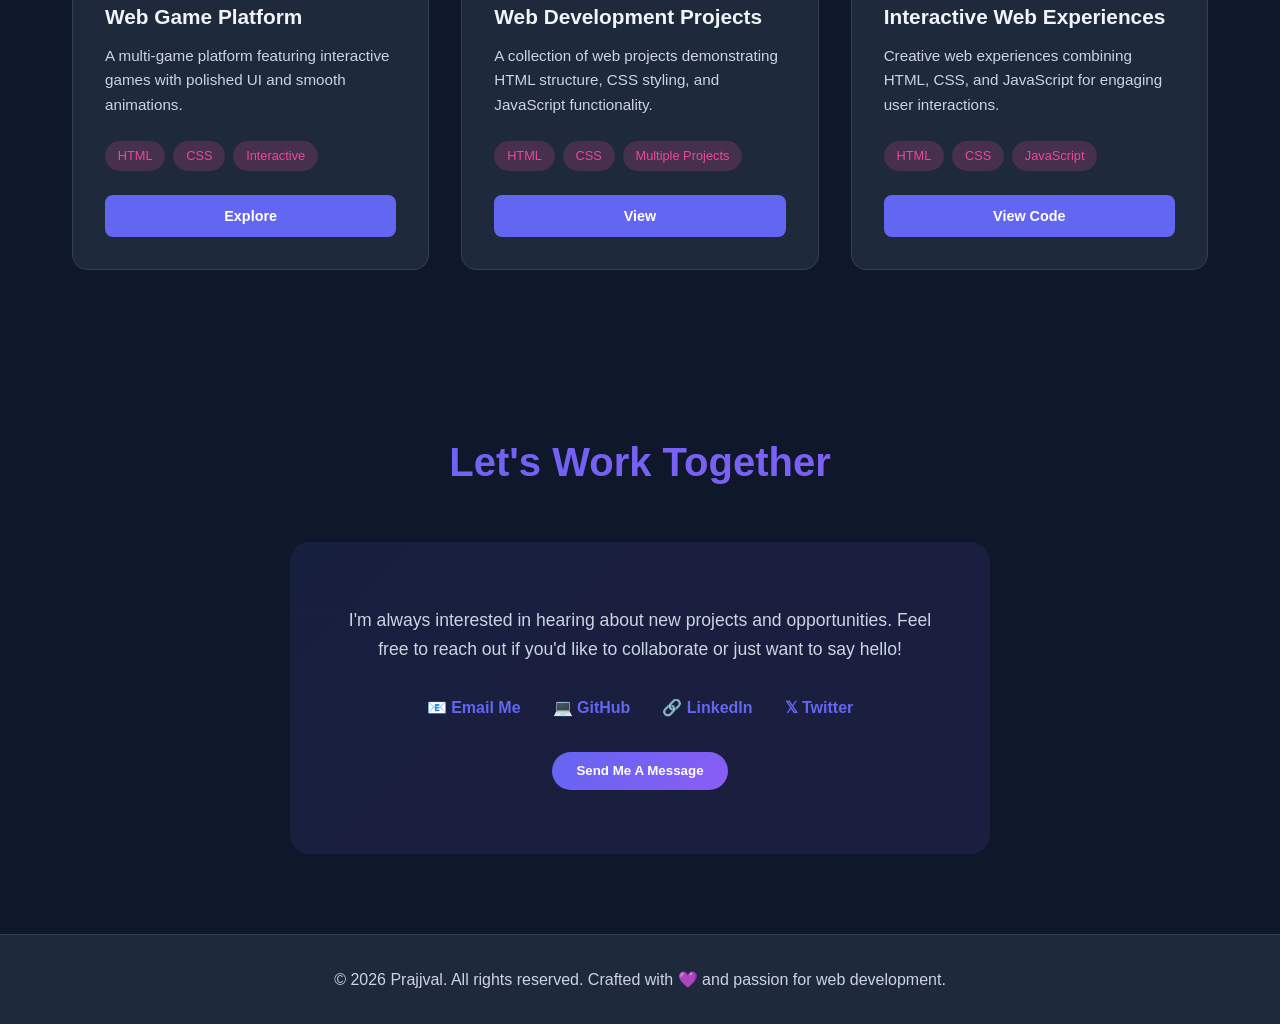
<file: my-portfolio/portfolio.html>
<!DOCTYPE html>
<html lang="en">
<head>
    <meta charset="UTF-8">
    <meta name="viewport" content="width=device-width, initial-scale=1.0">
    <title>Prajjval-Web Developer Portfolio</title>
    <link rel="stylesheet" href="portfolio.css">
</head>
<body>
    <!-- Navigation -->
    <nav>
        <div class="logo">Prajjval Maurya</div>
        <ul class="nav-links">
            <li><a href="#about">About</a></li>
            <li><a href="#skills">Skills</a></li>
            <li><a href="#projects">Projects</a></li>
            <li><a href="#contact">Contact</a></li>
        </ul>
        <button class="cta-button" onclick="document.getElementById('contact').scrollIntoView(true)">Get In Touch</button>
    </nav>

    <!-- Hero Section -->
    <section class="hero">
        <div class="hero-content">
            <h1>Hi, I'm Prajjval 👨‍💻</h1>
            <p>A passionate web developer crafting beautiful, responsive, and user-centric digital experiences</p>
            <div class="hero-buttons">
                <button class="cta-button" onclick="document.getElementById('projects').scrollIntoView(true)">View My Work</button>
                <a href="#contact" class="secondary-button">Let's Talk</a>
            </div>
        </div>
    </section>

    <!-- About Section -->
    <section id="about">
        <h2 class="section-title">About Me</h2>
        <div class="about">
            <p>
                I'm a dedicated web developer with a passion for creating stunning, functional websites that deliver exceptional user experiences. With expertise in HTML, CSS, and JavaScript, I transform ideas into reality.
            </p>
            <p>
                My journey in web development has been driven by a love for problem-solving and continuous learning. I believe in writing clean, maintainable code and staying updated with the latest web technologies and best practices.
            </p>
            <p>
                When I'm not coding, you'll find me exploring new web technologies, contributing to open-source projects, or sharing knowledge with the developer community. I'm always eager to take on new challenges and collaborate with creative minds.
            </p>
        </div>
    </section>

    <!-- Skills Section -->
    <section id="skills">
        <h2 class="section-title">My Skills</h2>
        <div class="skills-container">
            <div class="skill-card">
                <h3>🎨 Frontend Development</h3>
                <div class="skill-list">
                    <span class="skill-tag">HTML5</span>
                    <span class="skill-tag">CSS3</span>
                    <span class="skill-tag">JavaScript</span>
                    <span class="skill-tag">Responsive Design</span>
                </div>
            </div>
            <div class="skill-card">
                <h3>⚙️ Programming</h3>
                <div class="skill-list">
                    <span class="skill-tag">DOM Manipulation</span>
                    <span class="skill-tag">ES6+</span>
                    <span class="skill-tag">Git & GitHub</span>
                    <span class="skill-tag">Problem Solving</span>
                </div>
            </div>
            <div class="skill-card">
                <h3>🎯 Web Design</h3>
                <div class="skill-list">
                    <span class="skill-tag">UI/UX Principles</span>
                    <span class="skill-tag">Animations</span>
                    <span class="skill-tag">Accessibility</span>
                    <span class="skill-tag">Web Performance</span>
                </div>
            </div>
        </div>
    </section>

    <!-- Projects Section -->
    <section id="projects">
        <h2 class="section-title">Featured Projects</h2>
        <div class="projects-grid">
            <div class="project-card">
                <div class="project-image">🎮</div>
                <div class="project-content">
                    <h3>Guess The Number Game</h3>
                    <p>An interactive number guessing game with difficulty levels, real-time feedback, and score tracking.</p>
                    <div class="project-tags">
                        <span class="project-tag">HTML</span>
                        <span class="project-tag">CSS</span>
                        <span class="project-tag">JavaScript</span>
                    </div>
                    <div class="project-links">
                        <a href="../guessthenumgame.js" class="live">View Code</a>
                    </div>
                </div>
            </div>

            <div class="project-card">
                <div class="project-image">⭕</div>
                <div class="project-content">
                    <h3>Tic Tac Toe</h3>
                    <p>A classic Tic Tac Toe game with AI opponent, move validation, and win detection logic.</p>
                    <div class="project-tags">
                        <span class="project-tag">HTML</span>
                        <span class="project-tag">CSS</span>
                        <span class="project-tag">JavaScript</span>
                    </div>
                    <div class="project-links">
                        <a href="../tictactoe.html" class="live">Play Game</a>
                    </div>
                </div>
            </div>

            <div class="project-card">
                <div class="project-image">🏔️</div>
                <div class="project-content">
                    <h3>Igloo Clone</h3>
                    <p>A responsive website clone project showcasing modern web design principles and layout techniques.</p>
                    <div class="project-tags">
                        <span class="project-tag">HTML</span>
                        <span class="project-tag">CSS</span>
                        <span class="project-tag">Responsive</span>
                    </div>
                    <div class="project-links">
                        <a href="../igloo-clone/index.html" class="live">View Site</a>
                    </div>
                </div>
            </div>

            <div class="project-card">
                <div class="project-image">🎨</div>
                <div class="project-content">
                    <h3>Web Game Platform</h3>
                    <p>A multi-game platform featuring interactive games with polished UI and smooth animations.</p>
                    <div class="project-tags">
                        <span class="project-tag">HTML</span>
                        <span class="project-tag">CSS</span>
                        <span class="project-tag">Interactive</span>
                    </div>
                    <div class="project-links">
                        <a href="../game.html" class="live">Explore</a>
                    </div>
                </div>
            </div>

            <div class="project-card">
                <div class="project-image">💻</div>
                <div class="project-content">
                    <h3>Web Development Projects</h3>
                    <p>A collection of web projects demonstrating HTML structure, CSS styling, and JavaScript functionality.</p>
                    <div class="project-tags">
                        <span class="project-tag">HTML</span>
                        <span class="project-tag">CSS</span>
                        <span class="project-tag">Multiple Projects</span>
                    </div>
                    <div class="project-links">
                        <a href="../htmlbestproject.html" class="live">View</a>
                    </div>
                </div>
            </div>

            <div class="project-card">
                <div class="project-image">🚀</div>
                <div class="project-content">
                    <h3>Interactive Web Experiences</h3>
                    <p>Creative web experiences combining HTML, CSS, and JavaScript for engaging user interactions.</p>
                    <div class="project-tags">
                        <span class="project-tag">HTML</span>
                        <span class="project-tag">CSS</span>
                        <span class="project-tag">JavaScript</span>
                    </div>
                    <div class="project-links">
                        <a href="../script.js" class="live">View Code</a>
                    </div>
                </div>
            </div>
        </div>
    </section>

    <!-- Contact Section -->
    <section id="contact">
        <h2 class="section-title">Let's Work Together</h2>
        <div class="contact">
            <p>I'm always interested in hearing about new projects and opportunities. Feel free to reach out if you'd like to collaborate or just want to say hello!</p>
            <div class="contact-links">
                <a href="mailto:prajjvalmaurya17@gmail.com" class="contact-link">📧 Email Me</a>
                <a href="https://github.com/Prajjvalmaurya" target="_blank" class="contact-link">💻 GitHub</a>
                <a href="https://www.linkedin.com/in/prajjval-maurya-378083308/" target="_blank" class="contact-link">🔗 LinkedIn</a>
                <a href="https://twitter.com" target="_blank" class="contact-link">𝕏 Twitter</a>
            </div>
            <button class="cta-button" onclick="alert('Thank you for your interest! Please update the email link with your actual contact information.')">Send Me A Message</button>
        </div>
    </section>

    <!-- Footer -->
    <footer>
        <p>&copy; 2026 Prajjval. All rights reserved. Crafted with 💜 and passion for web development.</p>
    </footer>
</body>
</html>
</file>
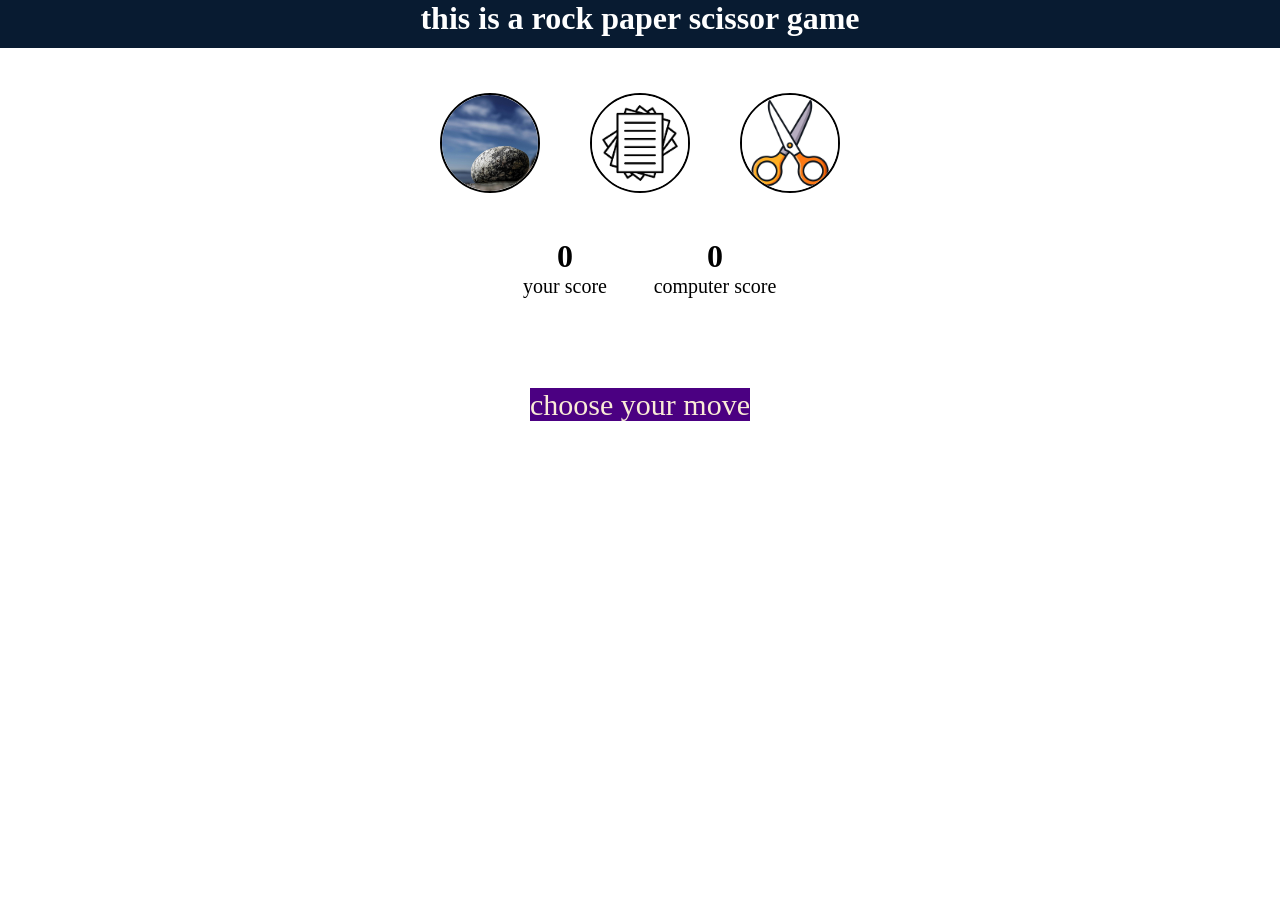
<file: stone,paper,scissor/sps.html>
<!DOCTYPE html>
<html lang="en">
<head>
    <meta charset="UTF-8">
    <meta name="viewport" content="width=device-width, initial-scale=1.0">
    <title>Stone Paper Scissor</title>
    <link rel="stylesheet" href="sps.css">
</head>
<body>


    <h1>this is a rock paper scissor game</h1>
    <div class="options">
        <div  class="option" id="rock"><img src="rock.jpg"><br></div>
        <div  class="option" id="paper"><img src="paper.jpg"><br></div>
        <div  class="option" id="scissor"><img src="scissor.jpg"><br></div>
    </div>


    <div class="choices"><!--score-board-->
        <div class="choice"><!--score-->
            <p id="user-score">0</p>
            <p>your score</p>
        </div>
        <div class="choice"><!--score-->
            <p id="computer-score">0</p>
            <p>computer score</p>
        </div>
    </div>

    
    <div class="message-container">
        <p id="msg">choose your move</p>
    </div>
    <script src="sps.js"></script>

</body>
</html>
</file>
<file: javascript-guide/guide-styles.css>
body { font-family: Arial, sans-serif; line-height: 1.6; margin: 20px; background-color: #f4f4f4; }
h1, h2, h3 { color: #333; }
code { background-color: #e7e7e7; padding: 2px 4px; border-radius: 4px; }
pre { background-color: #e7e7e7; padding: 10px; border-radius: 4px; overflow-x: auto; }
.project { border: 1px solid #ccc; padding: 10px; margin: 10px 0; background-color: #fff; }
button { padding: 10px; background-color: #4CAF50; color: white; border: none; cursor: pointer; }
button:hover { background-color: #45a049; }
input, textarea { padding: 8px; margin: 5px; }
#output { margin-top: 10px; padding: 10px; background-color: #fff; border: 1px solid #ccc; }
</file>
<file: my-portfolio/portfolio.css>
/* ---------------------------------------------------------------------------
   Reset and box-sizing for all elements
   Removes default margins/padding and makes width calculations predictable
   --------------------------------------------------------------------------- */
* {
    margin: 0;
    padding: 0;
    box-sizing: border-box;
}

/* ---------------------------------------------------------------------------
   CSS custom properties (variables) for consistent theming
   Changing a value here updates colors across the site
   --------------------------------------------------------------------------- */
:root {
    --primary-color: #6366f1;
    --secondary-color: #8b5cf6;
    --accent-color: #ec4899;
    --dark-bg: #0f172a;
    --card-bg: #1e293b;
    --text-primary: #f1f5f9;
    --text-secondary: #cbd5e1;
    --border-color: #334155;
}

/* ---------------------------------------------------------------------------
   Base page styles applied to <body>
   Sets font, background, text color and prevents horizontal scrolling
   --------------------------------------------------------------------------- */
body {
    font-family: 'Segoe UI', Tahoma, Geneva, Verdana, sans-serif;
    background-color: var(--dark-bg);
    color: var(--text-primary);
    line-height: 1.6;
    overflow-x: hidden;
}

/* ---------------------------------------------------------------------------
   Navigation bar and related elements
   --------------------------------------------------------------------------- */
/* Navigation */
/* main navigation bar that sticks to top */
nav {
    position: fixed;
    top: 0;
    width: 100%;
    background: rgba(15, 23, 42, 0.95);
    backdrop-filter: blur(10px);
    padding: 1rem 2rem;
    display: flex;
    justify-content: space-between;
    align-items: center;
    z-index: 1000;
    border-bottom: 1px solid var(--border-color);
}

/* site logo text with gradient coloring */
.logo {
    font-size: 1.8rem;
    font-weight: bold;
    background: linear-gradient(135deg, var(--primary-color), var(--secondary-color));
    -webkit-background-clip: text;
    -webkit-text-fill-color: transparent;
    background-clip: text;
}

/* container for nav links, laid out with flexbox */
.nav-links {
    display: flex;
    list-style: none;
    gap: 2rem;
}

/* individual link styles inside nav */
.nav-links a {
    color: var(--text-primary);
    text-decoration: none;     
    transition: color 0.3s ease;
    font-weight: 500;
}

/* hover effect on nav links */
.nav-links a:hover {
    color: var(--primary-color);
}

/* call-to-action button styling used in nav and hero */
.cta-button {
    background: linear-gradient(135deg, var(--primary-color), var(--secondary-color));
    color: white;
    padding: 0.7rem 1.5rem;
    border-radius: 50px;
    text-decoration: none;
    transition: transform 0.3s ease, box-shadow 0.3s ease;
    border: none;
    cursor: pointer;
    font-weight: 600;
}

/* hover lift and shadow for CTA buttons */
.cta-button:hover {
    transform: translateY(-2px);
    box-shadow: 0 10px 30px rgba(99, 102, 241, 0.3);
}

/* ---------------------------------------------------------------------------
   Hero (intro) section styling and animations
   --------------------------------------------------------------------------- */
/* Hero Section */
.hero {
    min-height: 100vh;
    display: flex;
    align-items: center;
    justify-content: center;
    text-align: center;
    background: linear-gradient(135deg, rgba(99, 102, 241, 0.1), rgba(139, 92, 246, 0.1));
    margin-top: 60px;
    position: relative;
    overflow: hidden;
}

/* decorative floating circle (top right) */
.hero::before {
    content: '';
    position: absolute;
    width: 500px;
    height: 500px;
    background: radial-gradient(circle, rgba(99, 102, 241, 0.1), transparent);
    border-radius: 50%;
    top: -250px;
    right: -250px;
    animation: float 20s infinite ease-in-out;
}

/* decorative floating circle (bottom left) */
.hero::after {
    content: '';
    position: absolute;
    width: 300px;
    height: 300px;
    background: radial-gradient(circle, rgba(139, 92, 246, 0.1), transparent);
    border-radius: 50%;
    bottom: -150px;
    left: -150px;
    animation: float 25s infinite ease-in-out;
}

/* inner wrapper holding hero text and buttons */
.hero-content {
    position: relative;
    z-index: 1;
    max-width: 800px;
    padding: 2rem;
}

/* main headline in hero with gradient text */
.hero h1 {
    font-size: 4rem;
    margin-bottom: 1rem;
    background: linear-gradient(135deg, var(--primary-color), var(--accent-color), var(--secondary-color));
    -webkit-background-clip: text;
    -webkit-text-fill-color: transparent;
    background-clip: text;
    animation: slideInDown 1s ease-out;
}

/* paragraph text inside hero */
.hero p {
    font-size: 1.3rem;
    color: var(--text-secondary);
    margin-bottom: 2rem;
    animation: slideInUp 1s ease-out 0.2s both;
}

/* container for hero action buttons */
.hero-buttons {
    display: flex;
    gap: 1rem;
    justify-content: center;
    flex-wrap: wrap;
    animation: slideInUp 1s ease-out 0.4s both;
}

/* secondary link styled as button used in hero */
.secondary-button {
    border: 2px solid var(--primary-color);
    color: var(--primary-color);
    padding: 0.7rem 1.5rem;
    border-radius: 50px;
    text-decoration: none;
    transition: all 0.3s ease;
    font-weight: 600;
}

/* hover styling for secondary button */
.secondary-button:hover {
    background: var(--primary-color);
    color: white;
    transform: translateY(-2px);
}

/* ---------------------------------------------------------------------------
   Keyframe definitions for reusable animations
   --------------------------------------------------------------------------- */
/* Animations */
@keyframes float {
    0%, 100% { transform: translateY(0px); }
    50% { transform: translateY(30px); }
}

@keyframes slideInDown {
    from {
        opacity: 0;
        transform: translateY(-30px);
    }
    to {
        opacity: 1;
        transform: translateY(0);
    }
}

@keyframes slideInUp {
    from {
        opacity: 0;
        transform: translateY(30px);
    }
    to {
        opacity: 1;
        transform: translateY(0);
    }
}

@keyframes fadeInScale {
    from {
        opacity: 0;
        transform: scale(0.9);
    }
    to {
        opacity: 1;
        transform: scale(1);
    }
}

/* ---------------------------------------------------------------------------
   General section padding/width and title gradient
   --------------------------------------------------------------------------- */
/* Section Styling */
section {
    padding: 5rem 2rem;
    max-width: 1200px;
    margin: 0 auto;
}

/* title at start of each section with gradient text */
.section-title {
    font-size: 2.5rem;
    margin-bottom: 3rem;
    text-align: center;
    background: linear-gradient(135deg, var(--primary-color), var(--secondary-color));
    -webkit-background-clip: text;
    -webkit-text-fill-color: transparent;
    background-clip: text;
}

/* ---------------------------------------------------------------------------
   Styles specific to the About section
   --------------------------------------------------------------------------- */
/* About Section */
.about {
    background: linear-gradient(135deg, rgba(99, 102, 241, 0.05), rgba(139, 92, 246, 0.05));
    border-radius: 20px;
    padding: 3rem;
    margin: 2rem auto;
    max-width: 900px;
}

/* paragraphs inside about box */
.about p {
    font-size: 1.1rem;
    color: var(--text-secondary);
    margin-bottom: 1.5rem;
    line-height: 1.8;
}

/* ---------------------------------------------------------------------------
   Styles for the Skills cards and tags
   --------------------------------------------------------------------------- */
/* Skills Section */
.skills-container {
    display: grid;
    grid-template-columns: repeat(auto-fit, minmax(250px, 1fr));
    gap: 2rem;
    margin-bottom: 3rem;
}

/* individual skill card styling */
.skill-card {
    background: var(--card-bg);
    padding: 2rem;
    border-radius: 15px;
    border: 1px solid var(--border-color);
    transition: all 0.3s ease;
    animation: fadeInScale 0.6s ease-out;
}

/* hover effect for skill cards */
.skill-card:hover {
    transform: translateY(-10px);
    border-color: var(--primary-color);
    box-shadow: 0 20px 50px rgba(99, 102, 241, 0.2);
}

.skill-card h3 {
    color: var(--primary-color);
    margin-bottom: 1rem;
    font-size: 1.3rem;
}

/* flex container for tags inside skill card */
.skill-list {
    display: flex;
    flex-wrap: wrap;
    gap: 0.7rem;
}

/* pill-shaped tag for each skill */
.skill-tag {
    background: rgba(99, 102, 241, 0.2);
    color: var(--primary-color);
    padding: 0.4rem 0.9rem;
    border-radius: 20px;
    font-size: 0.9rem;
    border: 1px solid rgba(99, 102, 241, 0.3);
}

/* ---------------------------------------------------------------------------
   Styles for project cards, images and links
   --------------------------------------------------------------------------- */
/* Projects Section */
.projects-grid {
    display: grid;
    grid-template-columns: repeat(auto-fit, minmax(300px, 1fr));
    gap: 2rem;
}

/* individual project card */
.project-card {
    background: var(--card-bg);
    border-radius: 15px;
    overflow: hidden;
    border: 1px solid var(--border-color);
    transition: all 0.3s ease;
    animation: fadeInScale 0.6s ease-out;
}

/* hover lift for project card */
.project-card:hover {
    transform: translateY(-15px);
    border-color: var(--accent-color);
    box-shadow: 0 25px 60px rgba(236, 72, 153, 0.2);
}

/* colored header block of a project card */
.project-image {
    width: 100%;
    height: 200px;
    background: linear-gradient(135deg, var(--primary-color), var(--secondary-color));
    display: flex;
    align-items: center;
    justify-content: center;
    font-size: 3rem;
    color: white;
}

/* content area (text) inside project card */
.project-content {
    padding: 2rem;
}

/* heading within project content */
.project-content h3 {
    color: var(--text-primary);
    margin-bottom: 0.7rem;
    font-size: 1.3rem;
}

/* descriptive paragraph inside project card */
.project-content p {
    color: var(--text-secondary);
    font-size: 0.95rem;
    margin-bottom: 1.5rem;
}

/* wrapper for technology tags in project */
.project-tags {
    display: flex;
    flex-wrap: wrap;
    gap: 0.5rem;
    margin-bottom: 1.5rem;
}

/* individual tech tag on project card */
.project-tag {
    background: rgba(236, 72, 153, 0.2);
    color: var(--accent-color);
    padding: 0.3rem 0.8rem;
    border-radius: 15px;
    font-size: 0.8rem;
}

/* container for project action links (live/code) */
.project-links {
    display: flex;
    gap: 1rem;
}

/* style for buttons inside project links */
.project-links a {
    flex: 1;
    text-align: center;
    padding: 0.6rem;
    border-radius: 8px;
    text-decoration: none;
    transition: all 0.3s ease;
    font-size: 0.9rem;
    font-weight: 600;
}

/* live-demo link background color */
.project-links .live {
    background: var(--primary-color);
    color: white;
}

/* hover for live link */
.project-links .live:hover {
    background: var(--secondary-color);
}

/* code link border style */
.project-links .code {
    border: 1px solid var(--primary-color);
    color: var(--primary-color);
}

/* hover for code link */
.project-links .code:hover {
    background: var(--primary-color);
    color: white;
}

/* ---------------------------------------------------------------------------
   Contact section box and link hover effects
   --------------------------------------------------------------------------- */
/* Contact Section */
.contact {
    background: linear-gradient(135deg, rgba(99, 102, 241, 0.1), rgba(139, 92, 246, 0.1));
    border-radius: 20px;
    padding: 4rem 3rem;
    text-align: center;
    max-width: 700px;
    margin: 0 auto;
}

/* paragraph inside contact section */
.contact p {
    font-size: 1.1rem;
    color: var(--text-secondary);
    margin-bottom: 2rem;
}

/* flex container for contact links/icons */
.contact-links {
    display: flex;
    justify-content: center;
    gap: 2rem;
    flex-wrap: wrap;
    margin-bottom: 2rem;
}

/* individual link in contact area */
.contact-link {
    color: var(--primary-color);
    text-decoration: none;
    font-weight: 600;
    transition: all 0.3s ease;
    display: flex;
    align-items: center;
    gap: 0.5rem;
}

/* hover behaviour for contact link */
.contact-link:hover {
    color: var(--accent-color);
    transform: translateX(5px);
}

/* ---------------------------------------------------------------------------
   Footer background and text color
   --------------------------------------------------------------------------- */
/* Footer */
footer {
    background: var(--card-bg);
    border-top: 1px solid var(--border-color);
    padding: 2rem;
    text-align: center;
    color: var(--text-secondary);
}

/* ---------------------------------------------------------------------------
   Responsive adjustments for screens narrower than 768px
   --------------------------------------------------------------------------- */
/* Responsive */
@media (max-width: 768px) {
    nav {
        flex-direction: column;
        gap: 1rem;
    }

    .nav-links {
        gap: 1rem;
        font-size: 0.9rem;
    }

    .hero h1 {
        font-size: 2.5rem;
    }

    .hero p {
        font-size: 1rem;
    }

    .section-title {
        font-size: 2rem;
    }

    .cta-button {
        padding: 0.6rem 1.2rem;
    }

    .hero-buttons {
        flex-direction: column;
    }

    .contact-links {
        flex-direction: column;
    }
}

/* ---------------------------------------------------------------------------
   Global smooth scrolling for anchor links
   --------------------------------------------------------------------------- */
/* Smooth scrolling */
html {
    scroll-behavior: smooth;
}

/* ---------------------------------------------------------------------------
   Custom scrollbar colors matching the theme (WebKit only)
   --------------------------------------------------------------------------- */
/* Scrollbar styling */
::-webkit-scrollbar {
    width: 10px;
}

::-webkit-scrollbar-track {
    background: var(--dark-bg);
}

::-webkit-scrollbar-thumb {
    background: var(--primary-color);
    border-radius: 5px;
}

::-webkit-scrollbar-thumb:hover {
    background: var(--secondary-color);
}
h1 {
    text-align: center;
    color: var(--accent-color);
    margin-top: 2rem;
}
</file>
<file: styles.css>
* {
    margin: 0;
    padding: 0;
    box-sizing: border-box;
}

body {
    font-family: 'Arial', sans-serif;
    display: flex;
    justify-content: center;
    align-items: center;
    min-height: 100vh;
    background: linear-gradient(135deg, #667eea 0%, #764ba2 100%);
}

.container {
    text-align: center;
    background: white;
    padding: 40px;
    border-radius: 15px;
    box-shadow: 0 20px 60px rgba(0, 0, 0, 0.3);
}

h1 {
    color: #333;
    margin-bottom: 10px;
    font-size: 2.5em;
}

.status {
    font-size: 1.3em;
    color: #667eea;
    margin-bottom: 20px;
    height: 30px;
}

.game-board {
    display: grid;
    grid-template-columns: repeat(3, 100px);
    grid-gap: 5px;
    margin: 20px auto;
    background: #667eea;
    padding: 5px;
    border-radius: 10px;
}

.cell {
    width: 100px;
    height: 100px;
    background: white;
    border: none;
    font-size: 2.5em;
    font-weight: bold;
    cursor: pointer;
    border-radius: 5px;
    transition: all 0.3s ease;
    color: #667eea;
}

.cell:hover {
    background: #f0f0f0;
    transform: scale(0.95);
}

.cell:active {
    transform: scale(0.9);
}

.cell.x {
    color: #764ba2;
}

.cell.o {
    color: #667eea;
}

.reset-btn {
    margin-top: 30px;
    padding: 12px 30px;
    font-size: 1.1em;
    background: linear-gradient(135deg, #667eea 0%, #764ba2 100%);
    color: white;
    border: none;
    border-radius: 8px;
    cursor: pointer;
    transition: all 0.3s ease;
    font-weight: bold;
}

.reset-btn:hover {
    transform: translateY(-2px);
    box-shadow: 0 10px 20px rgba(102, 126, 234, 0.4);
}

.reset-btn:active {
    transform: translateY(0);
}

.score {
    display: flex;
    justify-content: space-around;
    margin-top: 30px;
    font-size: 1.2em;
}

.score div {
    color: #333;
}

.score span {
    font-weight: bold;
    color: #667eea;
    font-size: 1.5em;
}
</file>
<file: stone,paper,scissor/sps.css>
*{
    margin: 0;
    padding: 0;
    box-sizing: border-box;
    text-align: center;
}
h1 {
    background-color: #081b31;
    color: white;
    height: 3rem;

}
.options {
    display: flex;
    justify-content: center;
    align-items: center;
    margin-top: 20px;
}
.option {
    width: 150px;
    height: 150px;
    border-radius: 50%;
    display: flex;
    justify-content: center;
    align-items: center;
}
.option:hover {
    /* opacity:0.8; */
    cursor: pointer;
    background-color: aqua;
}
.option img {
    width: 100px; 
    height: 100px;
    border-radius: 50%;
    object-fit: cover;
    align-items: center;
    border: 2px solid black;
}

.choices{
    margin-top: 20px;
    display: flex;
    justify-content: center;
    align-items: center;
}
.choice{
    width: 150px;
    height: 150px;
    border-radius: 50%;
}
#user-score, #computer-score{
    font-size: 2rem;
    font-weight: bold;
}
p{
    font-size: 20px;
}
/* .message-container{
    height: 50px;
    width: 150px;
}
#msg{
    background-color: indigo;
    color: antiquewhite;
} */
 #msg{
    font-size: 30px;
    background-color: indigo;
    color: antiquewhite;
    display:inline;
    /*border-radius: 1rem;*/
}
</file>
